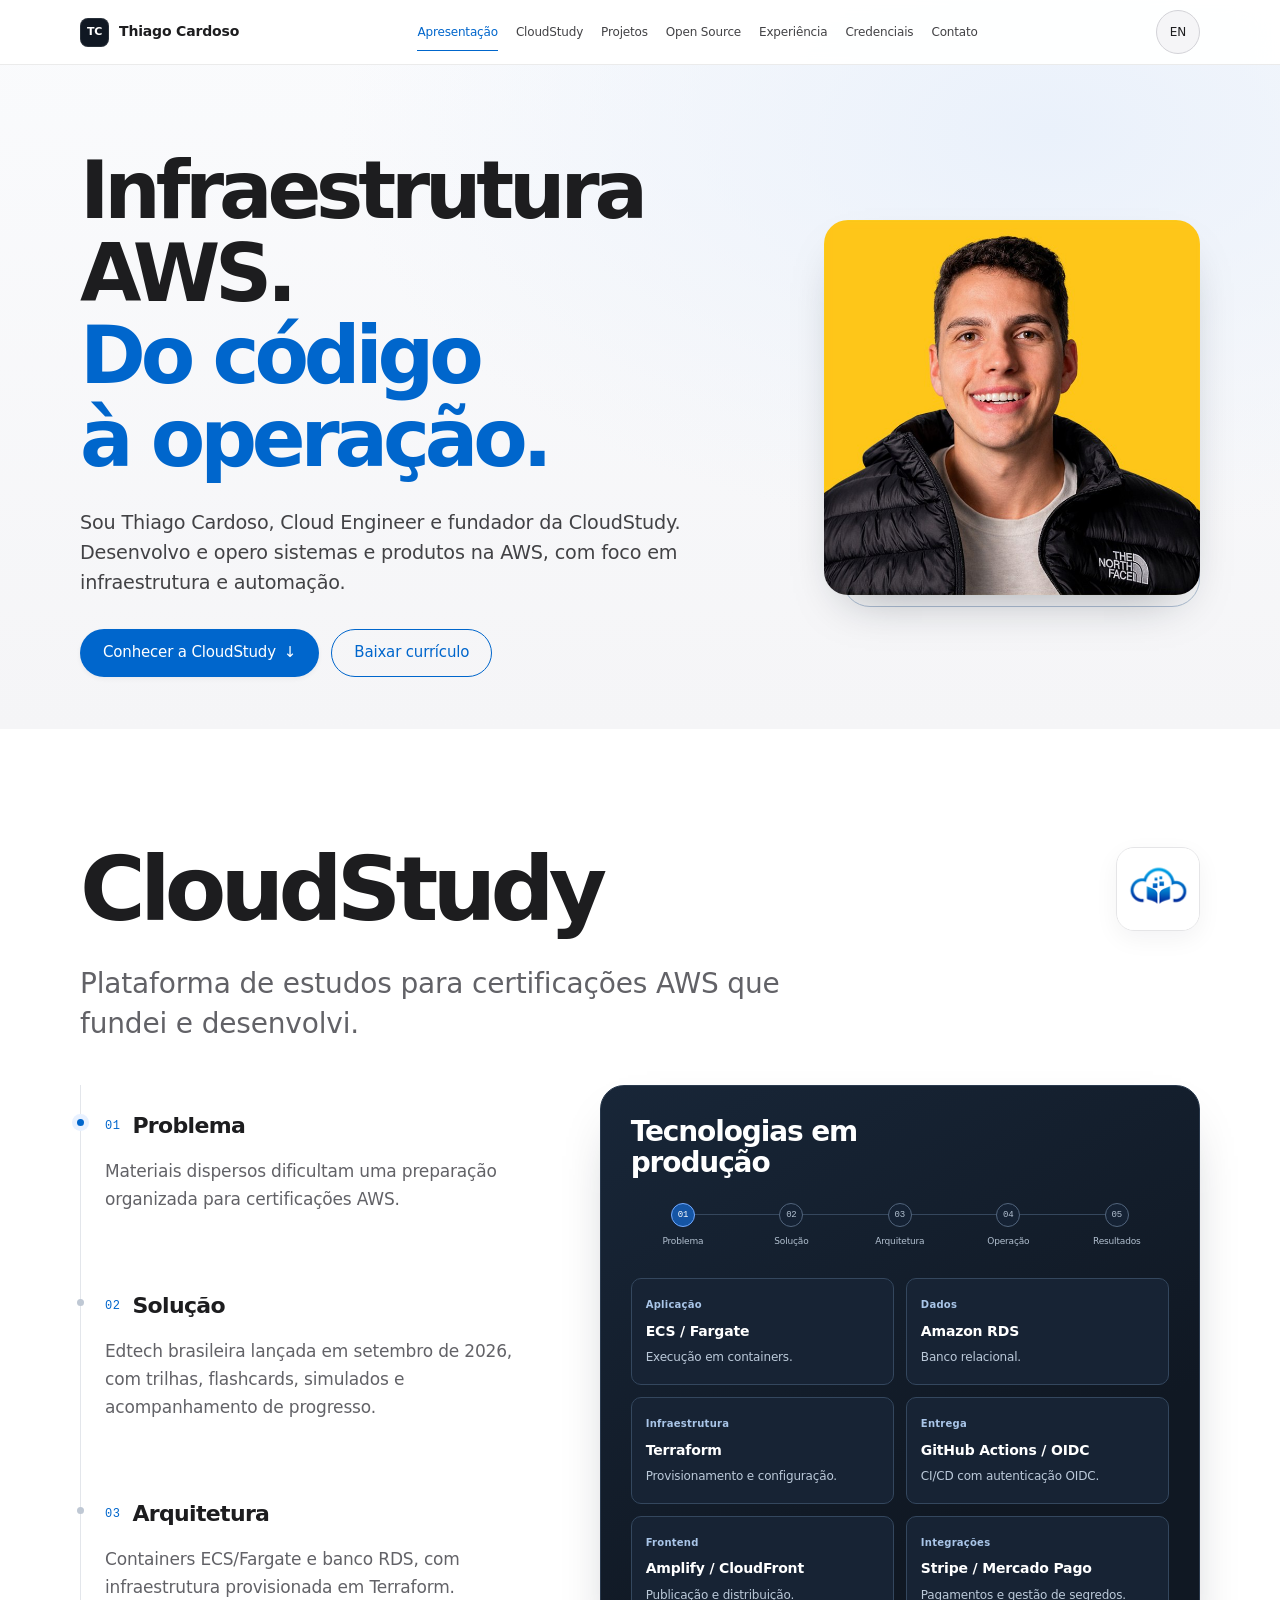
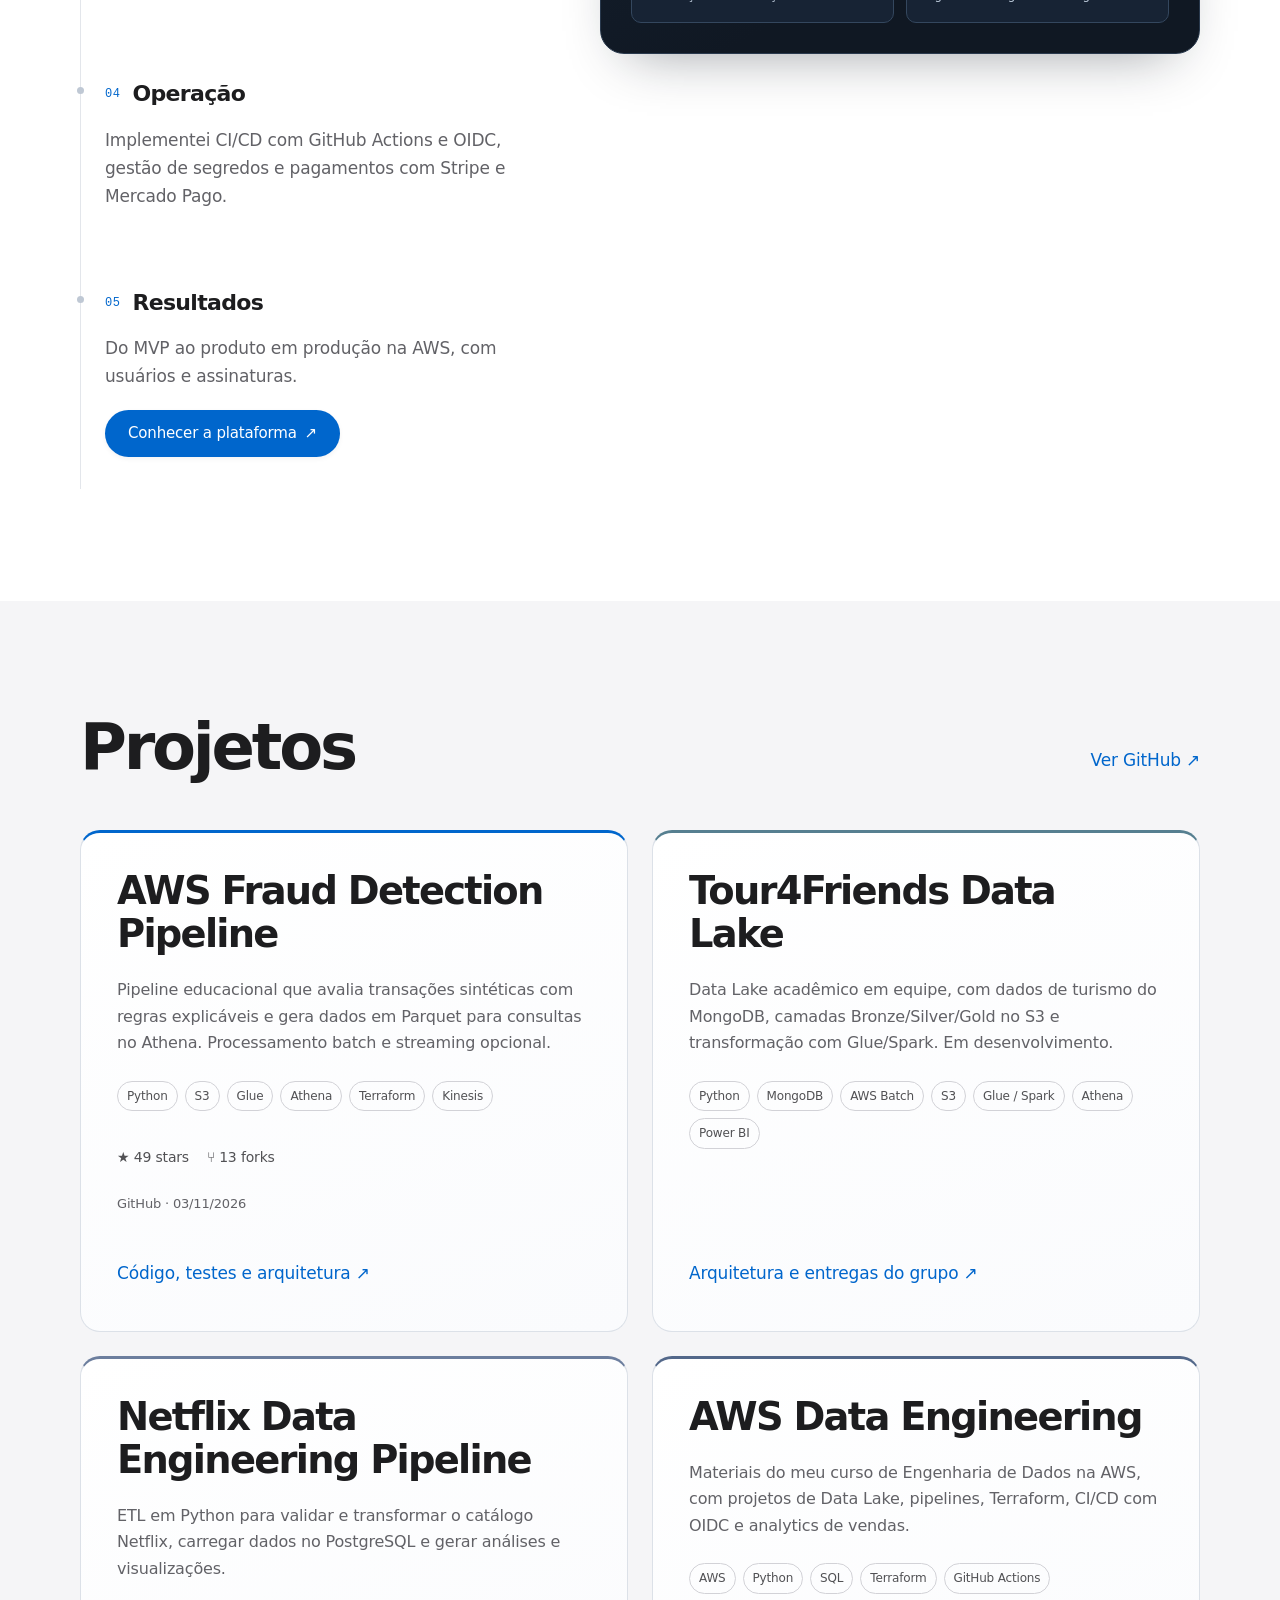
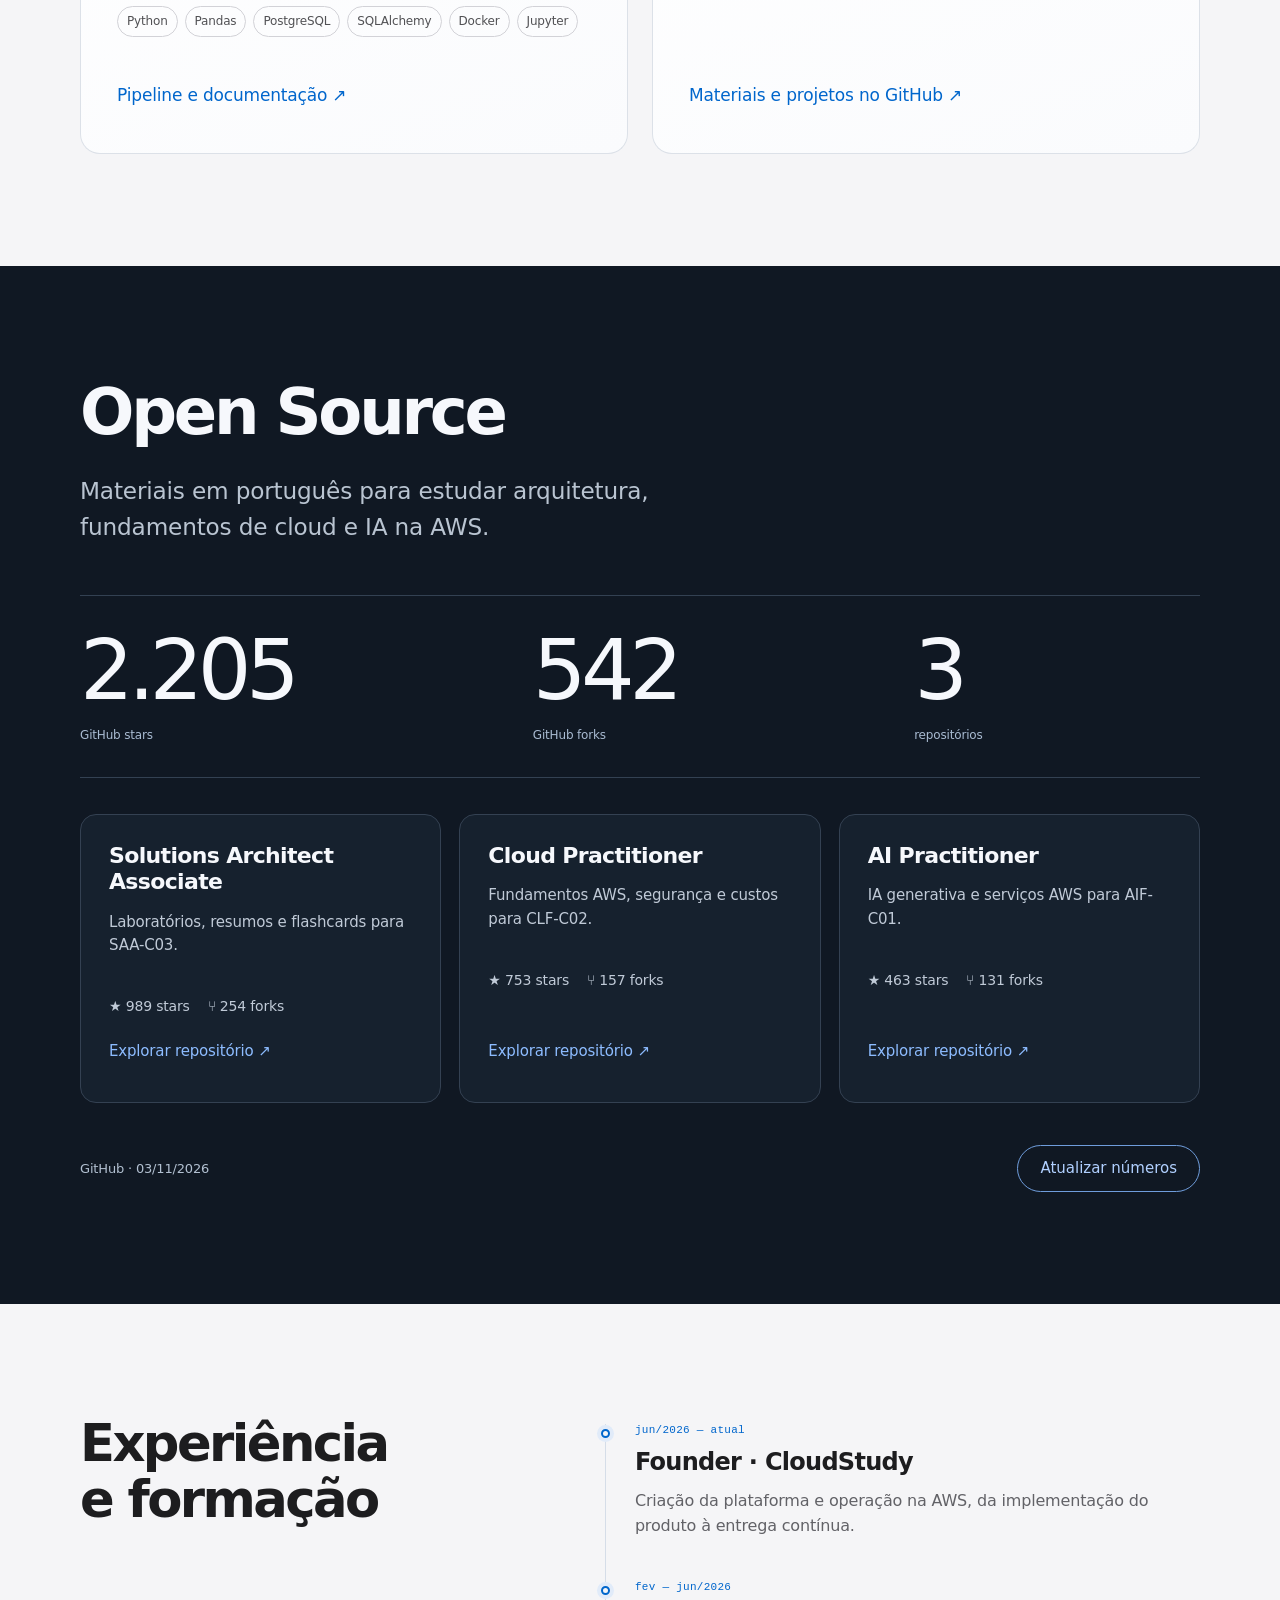
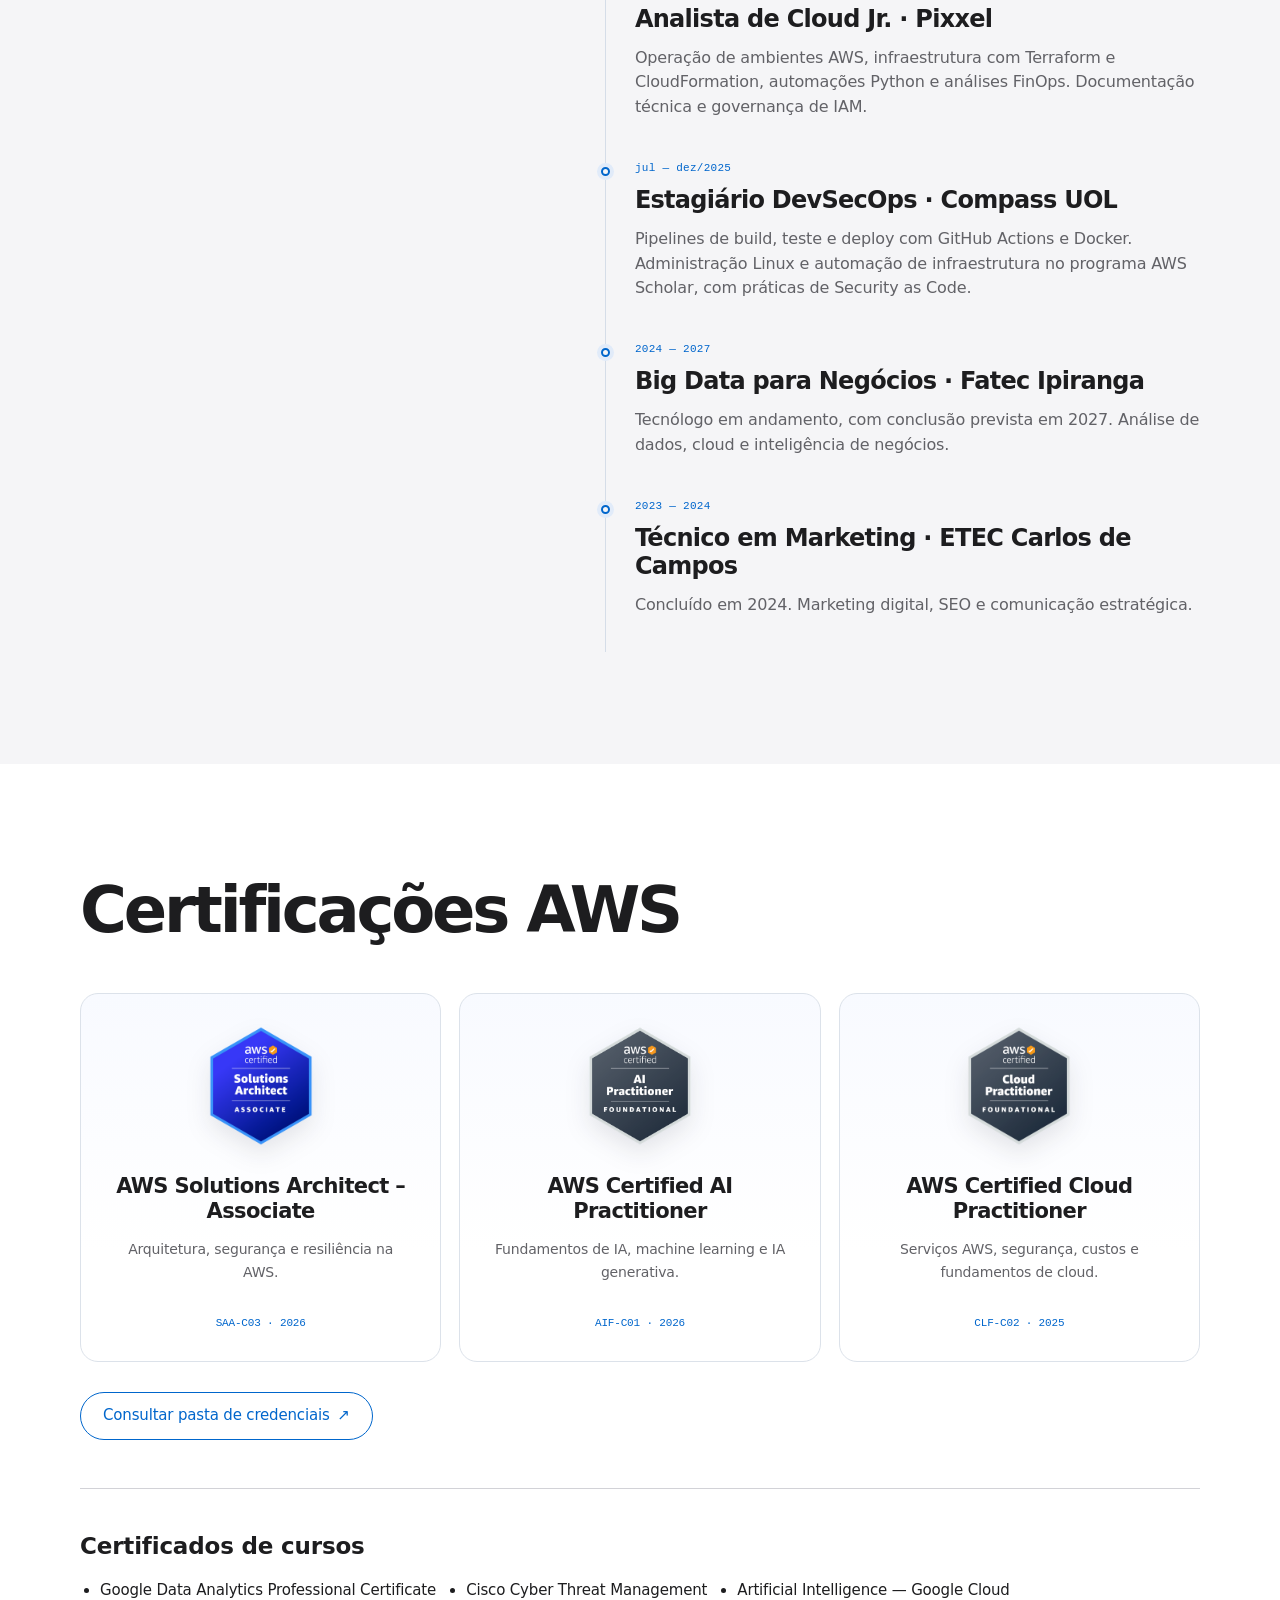
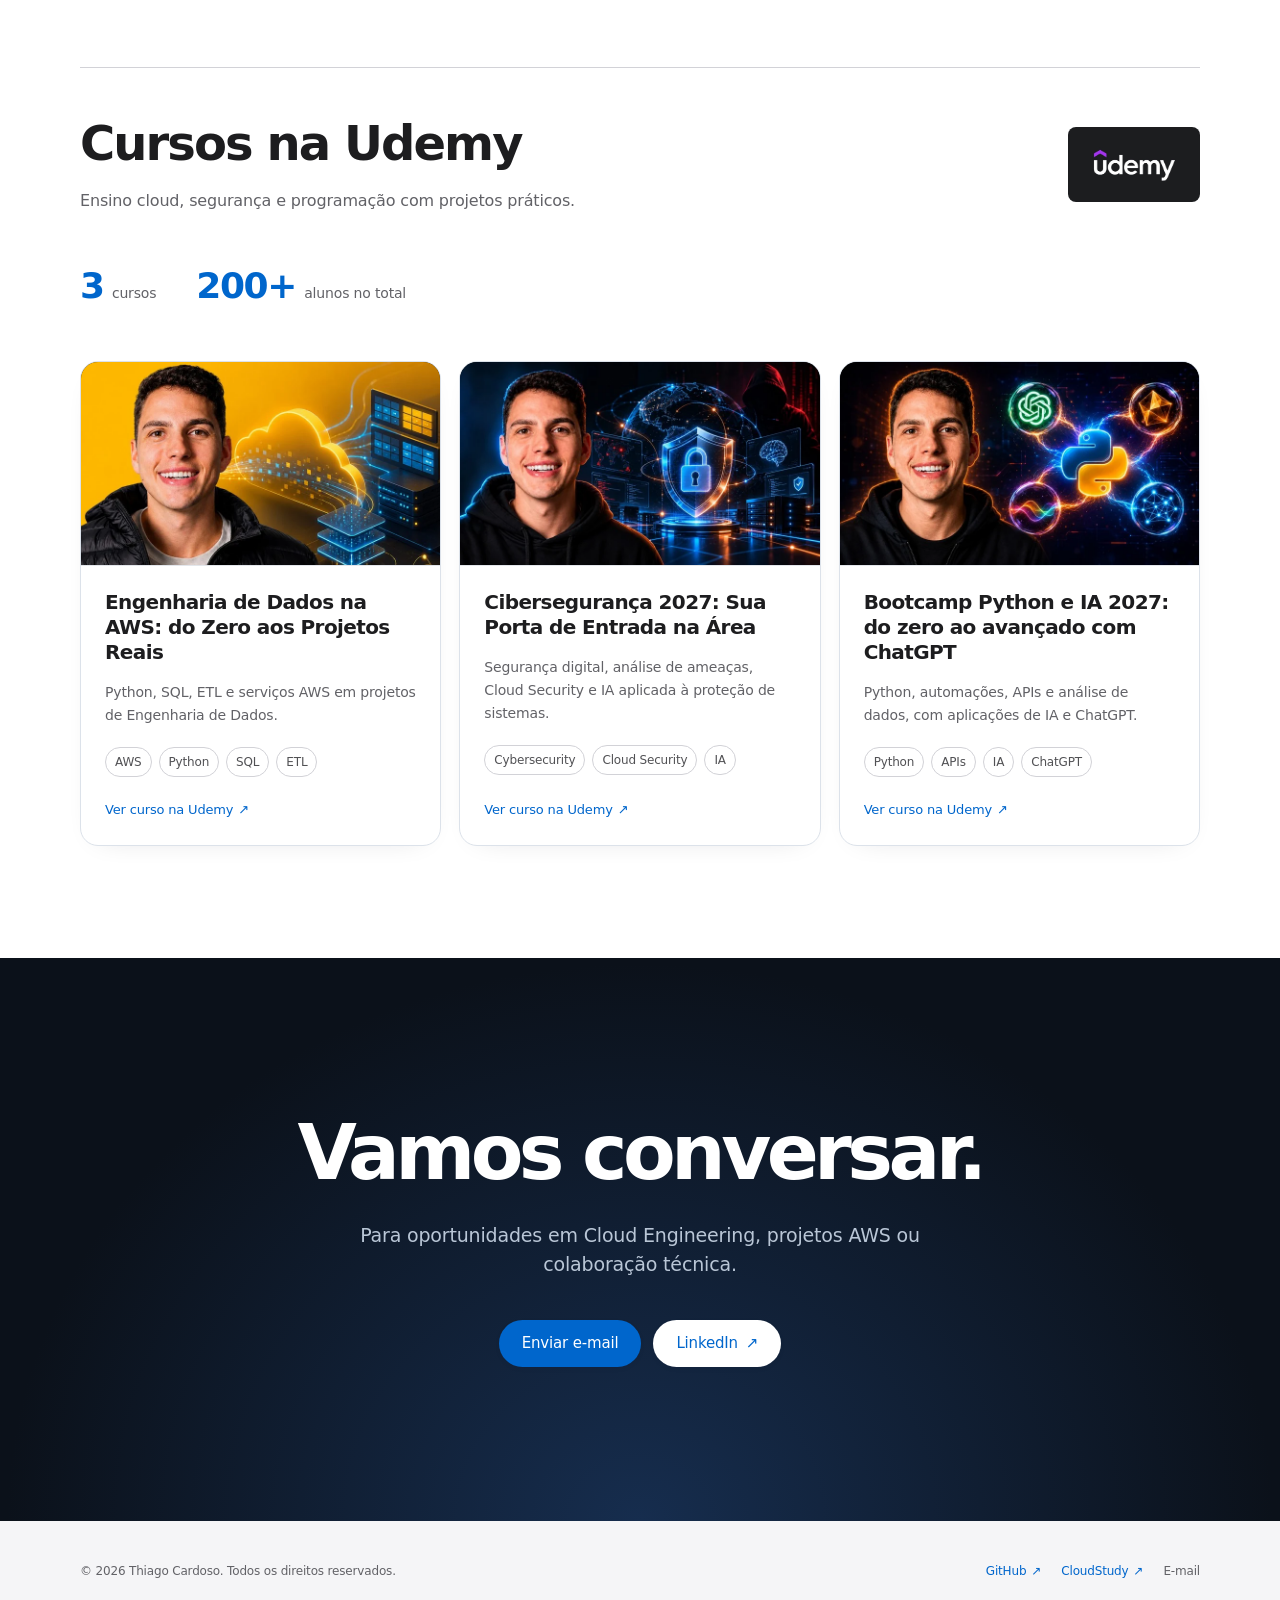
<file: index.html>
<!doctype html>
<html lang="pt-BR">
<head>
    <meta charset="utf-8">
    <meta name="viewport" content="width=device-width, initial-scale=1, viewport-fit=cover">
    <meta name="theme-color" content="#ffffff">
    <meta name="author" content="Thiago Cardoso">
    <title>Thiago Cardoso — Cloud Engineer | AWS e infraestrutura</title>
    <meta name="description" content="Cloud Engineer com foco em AWS, arquitetura, infraestrutura e automação. Fundador da CloudStudy, com experiência em Cloud e DevSecOps, projetos de dados e open source.">
    <link rel="canonical" href="https://thiago-code-lab.github.io/">
    <link rel="alternate" hreflang="pt-BR" href="https://thiago-code-lab.github.io/?lang=pt">
    <link rel="alternate" hreflang="en" href="https://thiago-code-lab.github.io/?lang=en">
    <link rel="alternate" hreflang="x-default" href="https://thiago-code-lab.github.io/">
    <meta property="og:type" content="website">
    <meta property="og:url" content="https://thiago-code-lab.github.io/">
    <meta property="og:title" content="Thiago Cardoso — Cloud Engineer">
    <meta property="og:description" content="AWS, infraestrutura e automação: do código à operação de um produto.">
    <meta property="og:image" content="https://thiago-code-lab.github.io/thiago-720.jpg">
    <meta property="og:image:type" content="image/jpeg">
    <meta property="og:image:width" content="720">
    <meta property="og:image:height" content="720">
    <meta property="og:image:alt" content="Retrato profissional de Thiago Cardoso">
    <meta property="og:locale" content="pt_BR">
    <meta property="og:locale:alternate" content="en_US">
    <meta name="twitter:card" content="summary">
    <meta name="twitter:title" content="Thiago Cardoso — Cloud Engineer">
    <meta name="twitter:description" content="AWS, infraestrutura e automação: do código à operação de um produto.">
    <meta name="twitter:image" content="https://thiago-code-lab.github.io/thiago-720.jpg">
    <meta name="twitter:image:alt" content="Retrato profissional de Thiago Cardoso">
    <link rel="icon" href="favicon.svg" type="image/svg+xml">
    <link rel="stylesheet" href="styles.css">
    <link rel="stylesheet" href="v3.css">
    <script type="module" src="app.js"></script>
</head>
<body>
<a class="skip-link" href="#conteudo" data-pt="Pular para o conteúdo" data-en="Skip to content">Pular para o conteúdo</a>
<header class="site-header">
    <div class="reading-progress" aria-hidden="true"></div>
    <div class="container"><nav class="nav" aria-label="Navegação principal" data-aria-pt="Navegação principal" data-aria-en="Main navigation">
        <a class="brand" href="#inicio"><span class="brand-mark" aria-hidden="true">TC</span><span>Thiago Cardoso</span></a>
        <button class="menu-toggle" type="button" aria-expanded="false" aria-controls="nav-links" aria-label="Abrir menu" hidden><span></span><span></span></button>
        <ul class="nav-links" id="nav-links">
            <li><a href="#inicio" data-pt="Apresentação" data-en="About">Apresentação</a></li>
<li><a href="#cloudstudy" data-pt="CloudStudy" data-en="CloudStudy">CloudStudy</a></li>
<li><a href="#projetos" data-pt="Projetos" data-en="Projects">Projetos</a></li>
<li><a href="#opensource" data-pt="Open Source" data-en="Open Source">Open Source</a></li>
<li><a href="#trajetoria" data-pt="Experiência" data-en="Experience">Experiência</a></li>
<li><a href="#credenciais" data-pt="Credenciais" data-en="Credentials">Credenciais</a></li>
<li><a href="#contato" data-pt="Contato" data-en="Contact">Contato</a></li>
        </ul>
        <button class="lang-toggle" type="button" aria-label="Change language to English" hidden>EN</button>
    </nav></div>
</header>
<main id="conteudo" tabindex="-1">
<section class="hero" id="inicio" aria-labelledby="hero-title">
    <div class="container hero-grid">
        <div class="reveal">

            <h1 id="hero-title"><span  data-pt="Infraestrutura AWS." data-en="AWS infrastructure.">Infraestrutura AWS.</span> <span class="accent" data-pt="Do código à operação." data-en="From code to operations.">Do código à operação.</span></h1>
            <p class="hero-copy" data-pt="Sou Thiago Cardoso, Cloud Engineer e fundador da CloudStudy. Desenvolvo e opero sistemas e produtos na AWS, com foco em infraestrutura e automação." data-en="I’m Thiago Cardoso, a Cloud Engineer and founder of CloudStudy. I build and operate AWS systems and products, focusing on infrastructure and automation.">Sou Thiago Cardoso, Cloud Engineer e fundador da CloudStudy. Desenvolvo e opero sistemas e produtos na AWS, com foco em infraestrutura e automação.</p>
            <div class="hero-actions"><a class="btn" href="#cloudstudy"><span  data-pt="Conhecer a CloudStudy" data-en="Explore CloudStudy">Conhecer a CloudStudy</span> <span aria-hidden="true">↓</span></a><a class="btn btn-secondary" href="cv-thiago-cardoso.pdf" download="Thiago_Cardoso_CV_2026.pdf"><span  data-pt="Baixar currículo" data-en="Download résumé">Baixar currículo</span></a></div>

        </div>
        <figure class="portrait-wrap reveal"><img class="portrait" src="thiago-720.jpg" alt="Retrato profissional de Thiago Cardoso" data-alt-pt="Retrato profissional de Thiago Cardoso" data-alt-en="Professional portrait of Thiago Cardoso" width="720" height="720" fetchpriority="high"></figure>
    </div>
</section>
<section class="cloud-case" id="cloudstudy" aria-labelledby="cloudstudy-title">
    <div class="container">
        <div class="case-heading reveal"><div><h2 class="section-heading" id="cloudstudy-title">CloudStudy</h2></div><img class="case-logo" src="cloudstudy-84.png" alt="CloudStudy" width="84" height="84" loading="lazy"></div>
        <p class="section-intro reveal" data-pt="Plataforma de estudos para certificações AWS que fundei e desenvolvi." data-en="An AWS certification study platform I founded and developed.">Plataforma de estudos para certificações AWS que fundei e desenvolvi.</p>
        <div class="case-grid story-layout">
            <div class="story-steps">
                <article class="story-step" data-story-step="problem" aria-labelledby="stage-problem">
                    <p class="story-stage"><span aria-hidden="true">01</span> <span id="stage-problem" data-pt="Problema" data-en="Problem">Problema</span></p>
                    <p class="story-copy" data-pt="Materiais dispersos dificultam uma preparação organizada para certificações AWS." data-en="Scattered materials make it harder to prepare for AWS certifications.">Materiais dispersos dificultam uma preparação organizada para certificações AWS.</p>

                </article>
                <article class="story-step" data-story-step="solution" aria-labelledby="stage-solution">
                    <p class="story-stage"><span aria-hidden="true">02</span> <span id="stage-solution" data-pt="Solução" data-en="Solution">Solução</span></p>
                    <p class="story-copy" data-pt="Edtech brasileira lançada em setembro de 2026, com trilhas, flashcards, simulados e acompanhamento de progresso." data-en="A Brazilian edtech launched in September 2026, with learning paths, flashcards, practice exams, and progress tracking.">Edtech brasileira lançada em setembro de 2026, com trilhas, flashcards, simulados e acompanhamento de progresso.</p>

                </article>
                <article class="story-step" data-story-step="architecture" aria-labelledby="stage-architecture">
                    <p class="story-stage"><span aria-hidden="true">03</span> <span id="stage-architecture" data-pt="Arquitetura" data-en="Architecture">Arquitetura</span></p>
                    <p class="story-copy" data-pt="Containers ECS/Fargate e banco RDS, com infraestrutura provisionada em Terraform." data-en="ECS/Fargate containers and an RDS database, with infrastructure provisioned through Terraform.">Containers ECS/Fargate e banco RDS, com infraestrutura provisionada em Terraform.</p>

                </article>
                <article class="story-step" data-story-step="operations" aria-labelledby="stage-operations">
                    <p class="story-stage"><span aria-hidden="true">04</span> <span id="stage-operations" data-pt="Operação" data-en="Operations">Operação</span></p>
                    <p class="story-copy" data-pt="Implementei CI/CD com GitHub Actions e OIDC, gestão de segredos e pagamentos com Stripe e Mercado Pago." data-en="I implemented CI/CD with GitHub Actions and OIDC, secrets management, and payments through Stripe and Mercado Pago.">Implementei CI/CD com GitHub Actions e OIDC, gestão de segredos e pagamentos com Stripe e Mercado Pago.</p>

                </article>
                <article class="story-step" data-story-step="results" aria-labelledby="stage-results">
                    <p class="story-stage"><span aria-hidden="true">05</span> <span id="stage-results" data-pt="Resultados" data-en="Results">Resultados</span></p>
                    <p class="story-copy" data-pt="Do MVP ao produto em produção na AWS, com usuários e assinaturas." data-en="From MVP to a live AWS product with users and subscriptions.">Do MVP ao produto em produção na AWS, com usuários e assinaturas.</p>
                    <a class="btn" href="https://cloudstudy.com.br" target="_blank" rel="noopener noreferrer"><span  data-pt="Conhecer a plataforma" data-en="Explore the platform">Conhecer a plataforma</span> <span aria-hidden="true">↗</span></a>
                </article>
            </div>
            <aside class="architecture-panel" aria-labelledby="architecture-title">
                <h3 id="architecture-title" data-pt="Tecnologias em produção" data-en="Production stack">Tecnologias em produção</h3>
                <ol class="story-rail" aria-label="Etapas do case" data-aria-pt="Etapas do case" data-aria-en="Case stages"><li data-story-marker="problem"><span class="rail-dot" aria-hidden="true">01</span><span data-pt="Problema" data-en="Problem">Problema</span></li><li data-story-marker="solution"><span class="rail-dot" aria-hidden="true">02</span><span data-pt="Solução" data-en="Solution">Solução</span></li><li data-story-marker="architecture"><span class="rail-dot" aria-hidden="true">03</span><span data-pt="Arquitetura" data-en="Architecture">Arquitetura</span></li><li data-story-marker="operations"><span class="rail-dot" aria-hidden="true">04</span><span data-pt="Operação" data-en="Operations">Operação</span></li><li data-story-marker="results"><span class="rail-dot" aria-hidden="true">05</span><span data-pt="Resultados" data-en="Results">Resultados</span></li></ol>
                <dl class="architecture-list component-map"><div class="infra-node" data-component="compute"><dt id="component-compute" data-pt="Aplicação" data-en="Application">Aplicação</dt><dd class="infra-service" id="service-compute">ECS / Fargate<button class="node-control" type="button" hidden aria-pressed="false" aria-labelledby="component-compute service-compute" data-component-toggle="compute"></button></dd><dd data-pt="Execução em containers." data-en="Container workloads.">Execução em containers.</dd></div>
<div class="infra-node" data-component="data"><dt id="component-data" data-pt="Dados" data-en="Data">Dados</dt><dd class="infra-service" id="service-data">Amazon RDS<button class="node-control" type="button" hidden aria-pressed="false" aria-labelledby="component-data service-data" data-component-toggle="data"></button></dd><dd data-pt="Banco relacional." data-en="Relational database.">Banco relacional.</dd></div>
<div class="infra-node" data-component="infrastructure"><dt id="component-infrastructure" data-pt="Infraestrutura" data-en="Infrastructure">Infraestrutura</dt><dd class="infra-service" id="service-infrastructure">Terraform<button class="node-control" type="button" hidden aria-pressed="false" aria-labelledby="component-infrastructure service-infrastructure" data-component-toggle="infrastructure"></button></dd><dd data-pt="Provisionamento e configuração." data-en="Provisioning and configuration.">Provisionamento e configuração.</dd></div>
<div class="infra-node" data-component="delivery"><dt id="component-delivery" data-pt="Entrega" data-en="Delivery">Entrega</dt><dd class="infra-service" id="service-delivery">GitHub Actions / OIDC<button class="node-control" type="button" hidden aria-pressed="false" aria-labelledby="component-delivery service-delivery" data-component-toggle="delivery"></button></dd><dd data-pt="CI/CD com autenticação OIDC." data-en="CI/CD with OIDC authentication.">CI/CD com autenticação OIDC.</dd></div>
<div class="infra-node" data-component="frontend"><dt id="component-frontend" data-pt="Frontend" data-en="Frontend">Frontend</dt><dd class="infra-service" id="service-frontend">Amplify / CloudFront<button class="node-control" type="button" hidden aria-pressed="false" aria-labelledby="component-frontend service-frontend" data-component-toggle="frontend"></button></dd><dd data-pt="Publicação e distribuição." data-en="Publishing and delivery.">Publicação e distribuição.</dd></div>
<div class="infra-node" data-component="integrations"><dt id="component-integrations" data-pt="Integrações" data-en="Integrations">Integrações</dt><dd class="infra-service" id="service-integrations">Stripe / Mercado Pago<button class="node-control" type="button" hidden aria-pressed="false" aria-labelledby="component-integrations service-integrations" data-component-toggle="integrations"></button></dd><dd data-pt="Pagamentos e gestão de segredos." data-en="Payments and secrets management.">Pagamentos e gestão de segredos.</dd></div></dl>
            </aside>
        </div>
    </div>
</section>
<section class="projects" id="projetos" aria-labelledby="projects-title">
<div class="container"><div class="projects-head reveal"><div><h2 class="section-heading" id="projects-title" data-pt="Projetos" data-en="Projects">Projetos</h2></div><a class="text-link" href="https://github.com/Thiago-code-lab" target="_blank" rel="noopener noreferrer"><span  data-pt="Ver GitHub" data-en="View GitHub">Ver GitHub</span> <span aria-hidden="true">↗</span></a></div>
<div class="project-grid">
<article class="project-card reveal project-1">
<h3>AWS Fraud Detection Pipeline</h3>
<p class="project-description" data-pt="Pipeline educacional que avalia transações sintéticas com regras explicáveis e gera dados em Parquet para consultas no Athena. Processamento batch e streaming opcional." data-en="An educational pipeline that evaluates synthetic transactions with explainable rules and produces Parquet data for Athena queries. Batch processing and optional streaming.">Pipeline educacional que avalia transações sintéticas com regras explicáveis e gera dados em Parquet para consultas no Athena. Processamento batch e streaming opcional.</p>
<ul class="tags" aria-label="Tecnologias" data-aria-pt="Tecnologias" data-aria-en="Technologies"><li class="tag">Python</li><li class="tag">S3</li><li class="tag">Glue</li><li class="tag">Athena</li><li class="tag">Terraform</li><li class="tag">Kinesis</li></ul><p class="repo-stats"><span>★ <span data-metric="fraud-stars">49</span> stars</span><span>⑂ <span data-metric="fraud-forks">13</span> forks</span></p><p class="project-note" data-fraud-reference>GitHub · 03/11/2026</p><div class="project-evidence"><a class="text-link" href="https://github.com/Thiago-code-lab/aws-streaming-fraud-detection" target="_blank" rel="noopener noreferrer"><span  data-pt="Código, testes e arquitetura" data-en="Code, tests, and architecture">Código, testes e arquitetura</span> <span aria-hidden="true">↗</span></a></div></article>
<article class="project-card reveal project-2">
<h3>Tour4Friends Data Lake</h3>
<p class="project-description" data-pt="Data Lake acadêmico em equipe, com dados de turismo do MongoDB, camadas Bronze/Silver/Gold no S3 e transformação com Glue/Spark. Em desenvolvimento." data-en="An academic team project with tourism data from MongoDB, Bronze/Silver/Gold layers in S3, and Glue/Spark transformations. In development.">Data Lake acadêmico em equipe, com dados de turismo do MongoDB, camadas Bronze/Silver/Gold no S3 e transformação com Glue/Spark. Em desenvolvimento.</p>
<ul class="tags" aria-label="Tecnologias" data-aria-pt="Tecnologias" data-aria-en="Technologies"><li class="tag">Python</li><li class="tag">MongoDB</li><li class="tag">AWS Batch</li><li class="tag">S3</li><li class="tag">Glue / Spark</li><li class="tag">Athena</li><li class="tag">Power BI</li></ul><div class="project-evidence"><a class="text-link" href="https://github.com/Thiago-code-lab/tour4friends-datalake" target="_blank" rel="noopener noreferrer"><span  data-pt="Arquitetura e entregas do grupo" data-en="Team architecture and deliverables">Arquitetura e entregas do grupo</span> <span aria-hidden="true">↗</span></a></div></article>
<article class="project-card reveal project-3">
<h3>Netflix Data Engineering Pipeline</h3>
<p class="project-description" data-pt="ETL em Python para validar e transformar o catálogo Netflix, carregar dados no PostgreSQL e gerar análises e visualizações." data-en="A Python ETL that validates and transforms the Netflix catalog, loads it into PostgreSQL, and produces analyses and visualizations.">ETL em Python para validar e transformar o catálogo Netflix, carregar dados no PostgreSQL e gerar análises e visualizações.</p>
<ul class="tags" aria-label="Tecnologias" data-aria-pt="Tecnologias" data-aria-en="Technologies"><li class="tag">Python</li><li class="tag">Pandas</li><li class="tag">PostgreSQL</li><li class="tag">SQLAlchemy</li><li class="tag">Docker</li><li class="tag">Jupyter</li></ul><div class="project-evidence"><a class="text-link" href="https://github.com/Thiago-code-lab/data-engineering-netflix" target="_blank" rel="noopener noreferrer"><span  data-pt="Pipeline e documentação" data-en="Pipeline and documentation">Pipeline e documentação</span> <span aria-hidden="true">↗</span></a></div></article>
<article class="project-card reveal project-4">
<h3>AWS Data Engineering</h3>
<p class="project-description" data-pt="Materiais do meu curso de Engenharia de Dados na AWS, com projetos de Data Lake, pipelines, Terraform, CI/CD com OIDC e analytics de vendas." data-en="Materials for my AWS Data Engineering course, including Data Lake projects, pipelines, Terraform, CI/CD with OIDC, and sales analytics.">Materiais do meu curso de Engenharia de Dados na AWS, com projetos de Data Lake, pipelines, Terraform, CI/CD com OIDC e analytics de vendas.</p>
<ul class="tags" aria-label="Tecnologias" data-aria-pt="Tecnologias" data-aria-en="Technologies"><li class="tag">AWS</li><li class="tag">Python</li><li class="tag">SQL</li><li class="tag">Terraform</li><li class="tag">GitHub Actions</li></ul><div class="project-evidence"><a class="text-link" href="https://github.com/Thiago-code-lab/aws-data-engineering-course" target="_blank" rel="noopener noreferrer"><span  data-pt="Materiais e projetos no GitHub" data-en="Materials and projects on GitHub">Materiais e projetos no GitHub</span> <span aria-hidden="true">↗</span></a></div></article>
</div></div></section>
<section class="open-source" id="opensource" aria-labelledby="opensource-title"><div class="container">

<h2 class="section-heading reveal" id="opensource-title" data-pt="Open Source" data-en="Open Source">Open Source</h2>
<p class="section-intro reveal" data-pt="Materiais em português para estudar arquitetura, fundamentos de cloud e IA na AWS." data-en="Portuguese-language resources for AWS architecture, cloud fundamentals, and AI.">Materiais em português para estudar arquitetura, fundamentos de cloud e IA na AWS.</p>
<div class="oss-summary reveal"><div class="oss-total"><span class="metric-shell"><strong data-metric="total-stars">2.205</strong><span class="counter-visual" aria-hidden="true" hidden></span></span><span class="metric-label">GitHub stars</span></div><div class="oss-total"><span class="metric-shell"><strong data-metric="total-forks">542</strong><span class="counter-visual" aria-hidden="true" hidden></span></span><span class="metric-label">GitHub forks</span></div><div class="oss-total oss-repositories"><strong>3</strong><span class="metric-label" data-pt="repositórios" data-en="repositories">repositórios</span></div></div>
<div class="oss-grid"><article class="oss-card reveal"><h3>Solutions Architect Associate</h3><p  data-pt="Laboratórios, resumos e flashcards para SAA-C03." data-en="Labs, summaries, and flashcards for SAA-C03.">Laboratórios, resumos e flashcards para SAA-C03.</p><p class="repo-stats"><span>★ <span data-metric="saa-stars">989</span> stars</span><span>⑂ <span data-metric="saa-forks">254</span> forks</span></p><a class="text-link" href="https://github.com/Thiago-code-lab/aws-certified-solutions-architect-associate-brasil" target="_blank" rel="noopener noreferrer"><span  data-pt="Explorar repositório" data-en="Explore repository">Explorar repositório</span> <span aria-hidden="true">↗</span></a></article><article class="oss-card reveal"><h3>Cloud Practitioner</h3><p  data-pt="Fundamentos AWS, segurança e custos para CLF-C02." data-en="AWS fundamentals, security, and costs for CLF-C02.">Fundamentos AWS, segurança e custos para CLF-C02.</p><p class="repo-stats"><span>★ <span data-metric="clf-stars">753</span> stars</span><span>⑂ <span data-metric="clf-forks">157</span> forks</span></p><a class="text-link" href="https://github.com/Thiago-code-lab/aws-certified-cloud-practitioner-brasil" target="_blank" rel="noopener noreferrer"><span  data-pt="Explorar repositório" data-en="Explore repository">Explorar repositório</span> <span aria-hidden="true">↗</span></a></article><article class="oss-card reveal"><h3>AI Practitioner</h3><p  data-pt="IA generativa e serviços AWS para AIF-C01." data-en="Generative AI and AWS services for AIF-C01.">IA generativa e serviços AWS para AIF-C01.</p><p class="repo-stats"><span>★ <span data-metric="aif-stars">463</span> stars</span><span>⑂ <span data-metric="aif-forks">131</span> forks</span></p><a class="text-link" href="https://github.com/Thiago-code-lab/aws-certified-ai-practitioner-brasil" target="_blank" rel="noopener noreferrer"><span  data-pt="Explorar repositório" data-en="Explore repository">Explorar repositório</span> <span aria-hidden="true">↗</span></a></article></div>
<div class="metrics-toolbar"><p id="metrics-status" role="status" aria-live="polite" data-metrics-reference>GitHub · 03/11/2026</p><button class="btn btn-secondary" type="button" id="refresh-metrics" hidden><span  data-pt="Atualizar números" data-en="Refresh numbers">Atualizar números</span></button></div>

</div></section>
<section class="journey" id="trajetoria" aria-labelledby="journey-title"><div class="container journey-grid">
<div class="journey-copy reveal"><h2 class="section-heading" id="journey-title" data-pt="Experiência e formação" data-en="Experience and education">Experiência e formação</h2></div>
<div class="timeline reveal">
<article class="timeline-item"><p class="timeline-date"><span  data-pt="jun/2026 — atual" data-en="Jun 2026 — present">jun/2026 — atual</span></p><div><h3  data-pt="Founder · CloudStudy" data-en="Founder · CloudStudy">Founder · CloudStudy</h3><p  data-pt="Criação da plataforma e operação na AWS, da implementação do produto à entrega contínua." data-en="Building the platform and running it on AWS, from product implementation to continuous delivery.">Criação da plataforma e operação na AWS, da implementação do produto à entrega contínua.</p></div></article>
<article class="timeline-item"><p class="timeline-date"><span  data-pt="fev — jun/2026" data-en="Feb — Jun 2026">fev — jun/2026</span></p><div><h3  data-pt="Analista de Cloud Jr. · Pixxel" data-en="Jr. Cloud Analyst · Pixxel">Analista de Cloud Jr. · Pixxel</h3><p  data-pt="Operação de ambientes AWS, infraestrutura com Terraform e CloudFormation, automações Python e análises FinOps. Documentação técnica e governança de IAM." data-en="AWS operations, infrastructure with Terraform and CloudFormation, Python automation, and FinOps analysis. Technical documentation and IAM governance.">Operação de ambientes AWS, infraestrutura com Terraform e CloudFormation, automações Python e análises FinOps. Documentação técnica e governança de IAM.</p></div></article>
<article class="timeline-item"><p class="timeline-date"><span  data-pt="jul — dez/2025" data-en="Jul — Dec 2025">jul — dez/2025</span></p><div><h3  data-pt="Estagiário DevSecOps · Compass UOL" data-en="DevSecOps Intern · Compass UOL">Estagiário DevSecOps · Compass UOL</h3><p  data-pt="Pipelines de build, teste e deploy com GitHub Actions e Docker. Administração Linux e automação de infraestrutura no programa AWS Scholar, com práticas de Security as Code." data-en="Build, test, and deployment pipelines with GitHub Actions and Docker. Linux administration and infrastructure automation in the AWS Scholar program, with Security as Code practices.">Pipelines de build, teste e deploy com GitHub Actions e Docker. Administração Linux e automação de infraestrutura no programa AWS Scholar, com práticas de Security as Code.</p></div></article>
<article class="timeline-item"><p class="timeline-date"><span  data-pt="2024 — 2027" data-en="2024 — 2027">2024 — 2027</span></p><div><h3  data-pt="Big Data para Negócios · Fatec Ipiranga" data-en="Big Data for Business · Fatec Ipiranga">Big Data para Negócios · Fatec Ipiranga</h3><p  data-pt="Tecnólogo em andamento, com conclusão prevista em 2027. Análise de dados, cloud e inteligência de negócios." data-en="Technology degree in progress, expected completion in 2027. Data analytics, cloud, and business intelligence.">Tecnólogo em andamento, com conclusão prevista em 2027. Análise de dados, cloud e inteligência de negócios.</p></div></article>
<article class="timeline-item"><p class="timeline-date"><span  data-pt="2023 — 2024" data-en="2023 — 2024">2023 — 2024</span></p><div><h3  data-pt="Técnico em Marketing · ETEC Carlos de Campos" data-en="Marketing Technician · ETEC Carlos de Campos">Técnico em Marketing · ETEC Carlos de Campos</h3><p  data-pt="Concluído em 2024. Marketing digital, SEO e comunicação estratégica." data-en="Completed in 2024. Digital marketing, SEO, and strategic communication.">Concluído em 2024. Marketing digital, SEO e comunicação estratégica.</p></div></article>
</div></div></section>
<section class="credentials" id="credenciais" aria-labelledby="credentials-title"><div class="container">

<h2 class="section-heading reveal" id="credentials-title" data-pt="Certificações AWS" data-en="AWS certifications">Certificações AWS</h2>
<div class="credential-grid">
<article class="credential-card reveal"><img src="Solution%20Architect.png" alt="AWS Solutions Architect – Associate" width="112" height="112" loading="lazy"><h3>AWS Solutions Architect – Associate</h3><p  data-pt="Arquitetura, segurança e resiliência na AWS." data-en="AWS architecture, security, and resilience.">Arquitetura, segurança e resiliência na AWS.</p><span class="credential-year">SAA-C03 · 2026</span></article>
<article class="credential-card reveal"><img src="IaPractitioner.png" alt="AWS Certified AI Practitioner" width="112" height="112" loading="lazy"><h3>AWS Certified AI Practitioner</h3><p  data-pt="Fundamentos de IA, machine learning e IA generativa." data-en="AI fundamentals, machine learning, and generative AI.">Fundamentos de IA, machine learning e IA generativa.</p><span class="credential-year">AIF-C01 · 2026</span></article>
<article class="credential-card reveal"><img src="CloudPractitioner.png" alt="AWS Certified Cloud Practitioner" width="112" height="112" loading="lazy"><h3>AWS Certified Cloud Practitioner</h3><p  data-pt="Serviços AWS, segurança, custos e fundamentos de cloud." data-en="AWS services, security, costs, and cloud fundamentals.">Serviços AWS, segurança, custos e fundamentos de cloud.</p><span class="credential-year">CLF-C02 · 2025</span></article>
</div><div class="credentials-actions"><a class="btn btn-secondary" href="https://drive.google.com/drive/folders/1golySmWUI-0wjs3a5n0YqXnJ0bXzcupc?usp=sharing" target="_blank" rel="noopener noreferrer"><span  data-pt="Consultar pasta de credenciais" data-en="Browse credentials folder">Consultar pasta de credenciais</span> <span aria-hidden="true">↗</span></a></div>
<div class="education-block reveal"><h3  data-pt="Certificados de cursos" data-en="Course certificates">Certificados de cursos</h3><ul class="education-list"><li>Google Data Analytics Professional Certificate</li><li>Cisco Cyber Threat Management</li><li>Artificial Intelligence — Google Cloud</li></ul></div>
<aside class="course-showcase reveal" id="curso" aria-labelledby="course-title">
    <div class="course-showcase-header">
        <div>

            <h3 id="course-title" data-pt="Cursos na Udemy" data-en="Courses on Udemy">Cursos na Udemy</h3>
            <p class="course-showcase-intro" data-pt="Ensino cloud, segurança e programação com projetos práticos." data-en="I teach cloud, security, and programming through hands-on projects.">Ensino cloud, segurança e programação com projetos práticos.</p>
        </div>
        <img class="course-platform-logo" src="logo-udemy.jpg" alt="Udemy" width="132" height="74" loading="lazy">
    </div>
    <ul class="course-metrics" aria-label="Indicadores agregados na Udemy" data-aria-pt="Indicadores agregados na Udemy" data-aria-en="Aggregate Udemy metrics">
        <li><strong>3</strong> <span data-pt="cursos" data-en="courses">cursos</span></li>
        <li><strong>200+</strong> <span data-pt="alunos no total" data-en="students in total">alunos no total</span></li>
    </ul>

    <div class="course-grid">
        <article class="course-card">
            <div class="course-image"><img class="course-cover" src="assets/courses/capa-aws.webp" alt="" width="750" height="422" loading="lazy" decoding="async"></div>
            <div class="course-card-body">
                <h4 id="udemy-course-1" data-pt="Engenharia de Dados na AWS: do Zero aos Projetos Reais" data-en="AWS Data Engineering: from Zero to Real Projects">Engenharia de Dados na AWS: do Zero aos Projetos Reais</h4>
                <p data-pt="Python, SQL, ETL e serviços AWS em projetos de Engenharia de Dados." data-en="Python, SQL, ETL, and AWS services in Data Engineering projects.">Python, SQL, ETL e serviços AWS em projetos de Engenharia de Dados.</p>
                <ul class="tags" aria-label="Assuntos do curso" data-aria-pt="Assuntos do curso" data-aria-en="Course topics"><li class="tag">AWS</li><li class="tag">Python</li><li class="tag">SQL</li><li class="tag">ETL</li></ul>
                <a class="text-link course-access" href="https://www.udemy.com/course/engenharia-de-dados-na-aws-do-zero-aos-projetos-reais/?referralCode=E28670B9116BA68E08A9" target="_blank" rel="noopener noreferrer" aria-labelledby="udemy-access-1 udemy-course-1"><span id="udemy-access-1" data-pt="Ver curso na Udemy" data-en="View course on Udemy">Ver curso na Udemy</span> <span aria-hidden="true">↗</span></a>
            </div>
        </article>
        <article class="course-card">
            <div class="course-image"><img class="course-cover" src="assets/courses/capa-cyber.webp" alt="" width="750" height="422" loading="lazy" decoding="async"></div>
            <div class="course-card-body">
                <h4 id="udemy-course-2" data-pt="Cibersegurança 2027: Sua Porta de Entrada na Área" data-en="Cybersecurity 2027: Your Entry Point into the Field">Cibersegurança 2027: Sua Porta de Entrada na Área</h4>
                <p data-pt="Segurança digital, análise de ameaças, Cloud Security e IA aplicada à proteção de sistemas." data-en="Digital security, threat analysis, Cloud Security, and AI for system protection.">Segurança digital, análise de ameaças, Cloud Security e IA aplicada à proteção de sistemas.</p>
                <ul class="tags" aria-label="Assuntos do curso" data-aria-pt="Assuntos do curso" data-aria-en="Course topics"><li class="tag">Cybersecurity</li><li class="tag">Cloud Security</li><li class="tag"><span data-pt="IA" data-en="AI">IA</span></li></ul>
                <a class="text-link course-access" href="https://www.udemy.com/course/ciberseguranca-2027-do-zero/?referralCode=EBE71A2E45B827A321AF" target="_blank" rel="noopener noreferrer" aria-labelledby="udemy-access-2 udemy-course-2"><span id="udemy-access-2" data-pt="Ver curso na Udemy" data-en="View course on Udemy">Ver curso na Udemy</span> <span aria-hidden="true">↗</span></a>
            </div>
        </article>
        <article class="course-card">
            <div class="course-image"><img class="course-cover" src="assets/courses/capa-bootcamp.webp" alt="" width="750" height="422" loading="lazy" decoding="async"></div>
            <div class="course-card-body">
                <h4 id="udemy-course-3" data-pt="Bootcamp Python e IA 2027: do zero ao avançado com ChatGPT" data-en="Python and AI Bootcamp 2027: from Beginner to Advanced with ChatGPT">Bootcamp Python e IA 2027: do zero ao avançado com ChatGPT</h4>
                <p data-pt="Python, automações, APIs e análise de dados, com aplicações de IA e ChatGPT." data-en="Python, automation, APIs, and data analysis, with AI and ChatGPT applications.">Python, automações, APIs e análise de dados, com aplicações de IA e ChatGPT.</p>
                <ul class="tags" aria-label="Assuntos do curso" data-aria-pt="Assuntos do curso" data-aria-en="Course topics"><li class="tag">Python</li><li class="tag">APIs</li><li class="tag"><span data-pt="IA" data-en="AI">IA</span></li><li class="tag">ChatGPT</li></ul>
                <a class="text-link course-access" href="https://www.udemy.com/course/python-ia-2027-do-zero-ao-avancado/?referralCode=C5E431A4B1364F482A4A" target="_blank" rel="noopener noreferrer" aria-labelledby="udemy-access-3 udemy-course-3"><span id="udemy-access-3" data-pt="Ver curso na Udemy" data-en="View course on Udemy">Ver curso na Udemy</span> <span aria-hidden="true">↗</span></a>
            </div>
        </article>
    </div>

</aside>
</div></section>
<section class="contact" id="contato" aria-labelledby="contact-title"><div class="container reveal">
<h2 class="section-heading" id="contact-title" data-pt="Vamos conversar." data-en="Let’s talk.">Vamos conversar.</h2>
<p  data-pt="Para oportunidades em Cloud Engineering, projetos AWS ou colaboração técnica." data-en="For Cloud Engineering opportunities, AWS projects, or technical collaboration.">Para oportunidades em Cloud Engineering, projetos AWS ou colaboração técnica.</p>
<div class="contact-actions"><a class="btn" href="mailto:analyticsdev.thiago@gmail.com"><span  data-pt="Enviar e-mail" data-en="Send an email">Enviar e-mail</span></a><a class="btn btn-light" href="https://www.linkedin.com/in/analyticsthiagocardoso" target="_blank" rel="noopener noreferrer"><span  data-pt="LinkedIn" data-en="LinkedIn">LinkedIn</span> <span aria-hidden="true">↗</span></a></div>
</div></section>
</main>
<footer class="footer"><div class="container footer-row"><span>© <span id="year">2026</span> Thiago Cardoso. <span  data-pt="Todos os direitos reservados." data-en="All rights reserved.">Todos os direitos reservados.</span></span><div class="footer-links"><a class="text-link" href="https://github.com/Thiago-code-lab" target="_blank" rel="noopener noreferrer"><span  data-pt="GitHub" data-en="GitHub">GitHub</span> <span aria-hidden="true">↗</span></a><a class="text-link" href="https://cloudstudy.com.br" target="_blank" rel="noopener noreferrer"><span  data-pt="CloudStudy" data-en="CloudStudy">CloudStudy</span> <span aria-hidden="true">↗</span></a><a href="mailto:analyticsdev.thiago@gmail.com">E-mail</a></div></div></footer>
<script type="application/ld+json" id="person-data">{
  "@context": "https://schema.org",
  "@type": "Person",
  "name": "Thiago Cardoso",
  "url": "https://thiago-code-lab.github.io/",
  "jobTitle": "Cloud Engineer",
  "description": "Cloud Engineer com foco em AWS, arquitetura, infraestrutura e automação. Fundador da CloudStudy.",
  "image": "https://thiago-code-lab.github.io/thiago-720.jpg",
  "sameAs": [
    "https://github.com/Thiago-code-lab",
    "https://www.linkedin.com/in/analyticsthiagocardoso",
    "https://cloudstudy.com.br"
  ],
  "knowsAbout": [
    "AWS",
    "Cloud Architecture",
    "Terraform",
    "CI/CD",
    "DevSecOps",
    "Data Engineering"
  ]
}</script>
</body>
</html>
</file>
<file: styles.css>
:root {
    --blue: #0066cc; --blue-hover: #0071e3; --blue-dark: #2997ff;
    --ink: #1d1d1f; --muted: #626267; --canvas: #fff; --parchment: #f5f5f7;
    --dark: #272729; --hairline: #d2d2d7; --max: 1120px; --radius: 18px;
}
*, *::before, *::after { box-sizing: border-box; }
[hidden] { display: none !important; }
html { scroll-behavior: smooth; scroll-padding-top: 96px; }
body { margin: 0; color: var(--ink); background: var(--canvas); font-family: system-ui, -apple-system, BlinkMacSystemFont, "Segoe UI", sans-serif; font-size: 17px; line-height: 1.55; letter-spacing: -.01em; -webkit-font-smoothing: antialiased; }
body.menu-open { overflow: hidden; }
img { display: block; max-width: 100%; }
a { color: inherit; }
button { font: inherit; cursor: pointer; }
:focus-visible { outline: 3px solid var(--blue-hover); outline-offset: 5px; }
section:focus, main:focus { outline: none; }
.container { width: min(calc(100% - 48px), var(--max)); margin-inline: auto; }
.skip-link { position: fixed; z-index: 200; top: 8px; left: 8px; padding: 12px 18px; background: var(--ink); color: #fff; border-radius: 999px; transform: translateY(-160%); }
.skip-link:focus { transform: translateY(0); }
.eyebrow { display: flex; align-items: center; gap: 9px; margin: 0 0 20px; color: var(--blue); font-size: 14px; font-weight: 600; }
.eyebrow::before { width: 7px; height: 7px; flex-shrink: 0; border-radius: 50%; background: currentColor; content: ""; }
.eyebrow.light { color: var(--blue-dark); justify-content: center; }
.section-heading { max-width: 860px; margin: 0; font-size: clamp(2.25rem, 5.5vw, 4rem); line-height: 1.08; letter-spacing: -.05em; font-weight: 600; text-wrap: balance; }
.section-intro { max-width: 760px; margin: 26px 0 0; font-size: clamp(1.15rem, 2.2vw, 1.45rem); color: var(--muted); }
.btn { display: inline-flex; min-height: 44px; align-items: center; justify-content: center; gap: 8px; padding: 12px 20px; border: 1px solid transparent; border-radius: 999px; background: var(--blue); color: #fff; font-size: 15px; font-weight: 500; line-height: 1.3; text-align: center; text-decoration: none; transition: background .2s ease, transform .2s ease; }
.btn:hover { background: var(--blue-hover); transform: translateY(-1px); }
.btn:disabled { cursor: wait; opacity: .7; transform: none; }
.btn-secondary { color: var(--blue); background: transparent; border-color: var(--blue); }
.btn-secondary:hover { color: #fff; }
.btn-light { color: var(--blue); background: #fff; }
.btn-light:hover { color: var(--blue); background: #f0f0f0; }
.text-link { display: inline-flex; align-items: center; gap: 5px; min-height: 44px; color: var(--blue); font-weight: 500; text-decoration: none; text-underline-offset: 4px; }
.text-link:hover { text-decoration: underline; }
.site-header { position: sticky; z-index: 100; top: 0; border-bottom: 1px solid rgb(0 0 0 / 8%); background: rgb(255 255 255 / 95%); backdrop-filter: saturate(180%) blur(18px); }
.js .site-header { position: fixed; inset: 0 0 auto; }
.nav { display: flex; min-height: 64px; align-items: center; justify-content: space-between; gap: 16px; }
.brand { display: inline-flex; align-items: center; gap: 10px; min-height: 44px; white-space: nowrap; font-size: 14px; font-weight: 600; text-decoration: none; }
.brand-mark { display: grid; width: 29px; height: 29px; place-items: center; background: var(--ink); color: #fff; border-radius: 8px; font-size: 11px; }
.nav-links { display: flex; align-items: center; gap: 18px; margin: 0; padding: 0; list-style: none; }
.nav-links a { display: inline-flex; min-height: 44px; align-items: center; color: #424245; font-size: 12px; text-decoration: none; }
.nav-links a:hover, .nav-links a[aria-current="location"] { color: var(--blue); }
.lang-toggle { min-width: 44px; min-height: 44px; flex-shrink: 0; border: 1px solid var(--hairline); border-radius: 999px; background: var(--parchment); color: var(--ink); font-size: 12px; }
.menu-toggle { width: 44px; height: 44px; flex-shrink: 0; border: 0; background: transparent; }
.menu-toggle span { display: block; width: 20px; height: 2px; margin: 5px auto; background: var(--ink); transition: transform .2s ease; }
.menu-toggle[aria-expanded="true"] span:first-child { transform: translateY(3.5px) rotate(45deg); }
.menu-toggle[aria-expanded="true"] span:last-child { transform: translateY(-3.5px) rotate(-45deg); }
.hero { padding: 90px 0; background: var(--parchment); }
.js .hero { padding-top: 150px; }
.hero-grid { display: grid; grid-template-columns: minmax(0, 1.3fr) minmax(280px, .7fr); gap: clamp(40px, 7vw, 90px); align-items: center; }
.hero h1 { margin: 0; font-size: clamp(3rem, 6.3vw, 5.5rem); line-height: 1.02; letter-spacing: -.065em; font-weight: 600; text-wrap: balance; }
.hero h1 .accent { display: block; color: var(--blue); }
.hero-copy { max-width: 670px; margin: 28px 0 0; font-size: clamp(1.1rem, 2vw, 1.35rem); color: #424245; }
.hero-actions { display: flex; flex-wrap: wrap; gap: 12px; margin-top: 32px; }
.hero-scope { margin: 28px 0 0; font-size: 13px; color: var(--muted); }
.portrait-wrap { margin: 0; }
.portrait { width: 100%; height: auto; aspect-ratio: .84; object-fit: cover; border-radius: 28px; box-shadow: 3px 5px 30px rgb(0 0 0 / 16%); }
.portrait-wrap figcaption { margin-top: 18px; font-size: 13px; color: var(--muted); text-align: center; }
.cloud-case, .projects, .open-source, .journey, .credentials { padding: clamp(72px, 9vw, 112px) 0; }
.case-heading { display: flex; align-items: center; justify-content: space-between; gap: 24px; }
.case-logo { width: 84px; height: 84px; flex-shrink: 0; border: 1px solid #e5e5e7; border-radius: 18px; }
.tags.cloud-technologies { display: none; }
.case-grid { display: grid; grid-template-columns: 1.1fr .9fr; align-items: start; gap: clamp(32px, 6vw, 72px); margin-top: 48px; }
.case-details { margin: 0 0 28px; }
.case-details > div + div { margin-top: 24px; }
.case-details dt { margin-bottom: 7px; font-size: 13px; font-weight: 600; color: var(--blue); }
.case-details dd { margin: 0; color: var(--muted); }
.architecture-panel { padding: 32px; background: var(--dark); color: #fff; border-radius: var(--radius); }
.architecture-panel h3 { margin: 0 0 28px; font-size: 23px; font-weight: 600; line-height: 1.25; letter-spacing: -.03em; }
.architecture-list { margin: 0; }
.architecture-list > div { padding: 18px 0; border-top: 1px solid #515154; }
.architecture-list dt { margin-bottom: 6px; color: #fff; font-size: 14px; font-weight: 600; }
.architecture-list dd { margin: 0; color: #d2d2d7; font-size: 15px; }
.projects { background: var(--parchment); }
.projects-head { display: flex; align-items: end; justify-content: space-between; gap: 32px; margin-bottom: 48px; }
.projects-head .text-link { white-space: nowrap; }
.project-grid { display: grid; grid-template-columns: repeat(2, minmax(0, 1fr)); gap: 20px; }
.project-card { display: flex; min-width: 0; flex-direction: column; align-items: flex-start; padding: clamp(24px, 3.5vw, 38px); background: #fff; border: 1px solid #e5e5e7; border-radius: var(--radius); transition: transform .25s ease; }
.project-card:hover { transform: translateY(-3px); }
.project-type { margin: 0; color: var(--blue); font-size: 13px; font-weight: 600; }
.project-card h3 { margin: 24px 0; font-size: clamp(1.7rem, 3vw, 2.4rem); font-weight: 600; line-height: 1.12; letter-spacing: -.04em; overflow-wrap: anywhere; }
.project-card .case-details { font-size: 16px; }
.tags { display: flex; flex-wrap: wrap; gap: 7px; margin: 0; padding: 0; list-style: none; }
.tag { padding: 5px 9px; border: 1px solid var(--hairline); border-radius: 999px; color: #515154; font-size: 12px; }
.project-note { font-size: 13px; color: var(--muted); }
.project-evidence { margin-top: auto; padding-top: 24px; }
.repo-stats { display: flex; flex-wrap: wrap; gap: 18px; margin: 24px 0 12px; color: #515154; font-size: 14px; font-variant-numeric: tabular-nums; }
.oss-summary { display: flex; align-items: baseline; gap: 24px; flex-wrap: wrap; margin: 36px 0; }
.oss-summary p { margin: 0; color: var(--muted); font-size: 14px; }
.oss-summary p:first-child { color: var(--ink); font-size: clamp(1.5rem, 4vw, 2.5rem); letter-spacing: -.04em; }
.oss-summary strong { font-weight: 600; }
.oss-grid { display: grid; grid-template-columns: repeat(3, minmax(0, 1fr)); gap: 18px; }
.oss-card { display: flex; flex-direction: column; align-items: flex-start; padding: 28px; border: 1px solid #e5e5e7; border-radius: var(--radius); }
.oss-card h3 { margin: 0; font-size: 22px; line-height: 1.2; letter-spacing: -.03em; font-weight: 600; }
.oss-card > p:not(.repo-stats) { color: var(--muted); font-size: 15px; }
.oss-card .text-link { margin-top: auto; font-size: 15px; }
.metrics-toolbar { display: flex; flex-wrap: wrap; align-items: center; justify-content: space-between; gap: 16px; margin-top: 30px; }
.metrics-toolbar p, .metrics-note { color: var(--muted); font-size: 13px; }
.metrics-note { max-width: 820px; }
.journey { background: var(--parchment); }
.journey-grid { display: grid; grid-template-columns: .85fr 1.15fr; gap: clamp(40px, 7vw, 85px); }
.journey-copy { position: sticky; top: 110px; align-self: start; }
.journey .section-heading { font-size: clamp(2.2rem, 4.2vw, 3.2rem); }
.timeline { border-top: 1px solid var(--hairline); }
.timeline-item { padding: 28px 0; border-bottom: 1px solid var(--hairline); }
.timeline-date { margin: 0 0 10px; color: var(--muted); font-size: 13px; }
.timeline-item h3 { margin: 0; font-size: 22px; line-height: 1.25; font-weight: 600; letter-spacing: -.03em; }
.timeline-item div > p { margin: 12px 0 0; color: var(--muted); font-size: 16px; }
.credential-grid { display: grid; grid-template-columns: repeat(3, minmax(0, 1fr)); gap: 18px; margin-top: 48px; }
.credential-card { display: flex; flex-direction: column; align-items: flex-start; padding: 28px; border: 1px solid #e5e5e7; border-radius: var(--radius); }
.credential-card img { width: 112px; height: 112px; object-fit: contain; }
.credential-card h3 { margin: 28px 0 0; font-size: 21px; line-height: 1.2; font-weight: 600; letter-spacing: -.03em; }
.credential-card p { color: var(--muted); font-size: 15px; }
.credential-year { margin-top: auto; padding-top: 18px; color: var(--blue); font-size: 13px; font-weight: 600; }
.credentials-actions { margin-top: 30px; }
.education-block { margin-top: 48px; padding-top: 32px; border-top: 1px solid var(--hairline); }
.education-block h3 { margin: 0; font-size: 23px; font-weight: 600; }
.education-block > p { max-width: 760px; color: var(--muted); font-size: 15px; }
.education-list { display: flex; flex-wrap: wrap; gap: 12px 30px; padding-left: 20px; font-size: 15px; }
.course-showcase { margin-top: 48px; padding-top: 40px; border-top: 1px solid var(--hairline); scroll-margin-top: 96px; }
.course-showcase-header { display: flex; align-items: flex-start; justify-content: space-between; gap: 28px; }
.course-showcase h3 { margin: 0; font-size: clamp(1.75rem, 3vw, 2.2rem); font-weight: 600; letter-spacing: -.04em; line-height: 1.15; }
.course-showcase .eyebrow { margin-bottom: 12px; font-size: 12px; }
.course-showcase-intro { max-width: 720px; margin: 18px 0 0; font-size: 16px; color: var(--muted); }
.course-platform-logo { flex-shrink: 0; width: 132px; height: auto; border-radius: 8px; }
.course-metrics { display: flex; flex-wrap: wrap; gap: 12px 28px; margin: 24px 0 8px; padding: 0; list-style: none; font-size: 14px; color: var(--muted); }
.course-metrics strong { margin-right: 4px; color: var(--ink); font-size: 24px; font-weight: 600; letter-spacing: -.04em; }
.course-metrics-note, .course-referral-note { margin: 0; font-size: 12px; color: var(--muted); }
.course-grid { display: grid; grid-template-columns: repeat(3, minmax(0, 1fr)); gap: 18px; margin-top: 28px; }
.course-card { display: flex; min-width: 0; flex-direction: column; overflow: hidden; border: 1px solid #e5e5e7; border-radius: var(--radius); background: var(--parchment); transition: transform .25s ease; }
.course-card:hover { transform: translateY(-3px); }
.course-cover { width: 100%; height: auto; aspect-ratio: 750 / 422; object-fit: contain; background: var(--ink); }
.course-card-body { display: flex; flex: 1; min-width: 0; flex-direction: column; align-items: flex-start; padding: 24px; }
.course-card h4 { margin: 0; font-size: 21px; font-weight: 600; letter-spacing: -.03em; line-height: 1.25; overflow-wrap: anywhere; }
.course-card-body > p { margin: 16px 0 20px; color: var(--muted); font-size: 15px; }
.course-access { width: 100%; margin-top: auto; padding-top: 20px; font-size: 14px; }
.course-referral-note { margin-top: 18px; }
.contact { padding: clamp(80px, 10vw, 130px) 0; color: #fff; background: #000; text-align: center; }
.contact .section-heading { margin-inline: auto; }
.contact .container > p:not(.eyebrow) { max-width: 650px; margin: 26px auto 0; color: #b8b8bd; font-size: 19px; }
.contact-actions { display: flex; flex-wrap: wrap; gap: 12px; justify-content: center; margin-top: 32px; }
.footer { padding: 28px 0; background: var(--parchment); color: var(--muted); font-size: 12px; }
.footer-row, .footer-links { display: flex; align-items: center; justify-content: space-between; gap: 20px; }
.footer a { text-decoration: none; }
.footer .text-link { font-size: 12px; }
.footer-links > a { display: inline-flex; min-height: 44px; align-items: center; }
@media (max-width: 1040px) {
    :root { --mobile-header-height: calc(64px + env(safe-area-inset-top, 0px)); }
    html { scroll-padding-top: calc(var(--mobile-header-height) + 20px); }
    .site-header { padding-top: env(safe-area-inset-top, 0px); backdrop-filter: none; -webkit-backdrop-filter: none; }
    .site-header .container { width: auto; margin-left: max(16px, env(safe-area-inset-left, 0px)); margin-right: max(16px, env(safe-area-inset-right, 0px)); }
    body.menu-open { position: fixed; right: 0; left: 0; overscroll-behavior: none; }
    .nav { flex-wrap: wrap; gap: 8px; }
    .brand { margin-right: auto; }
    .nav-links { flex-wrap: wrap; width: 100%; order: 3; gap: 0 22px; padding-bottom: 12px; }
    .js .nav-links { position: fixed; inset: var(--mobile-header-height) 0 0; width: auto; height: auto; max-height: calc(100svh - var(--mobile-header-height)); max-height: calc(100dvh - var(--mobile-header-height)); overflow-y: auto; overscroll-behavior-y: contain; -webkit-overflow-scrolling: touch; display: flex; flex-wrap: nowrap; flex-direction: column; align-items: stretch; padding: 12px max(24px, env(safe-area-inset-right, 0px)) max(24px, env(safe-area-inset-bottom, 0px)) max(24px, env(safe-area-inset-left, 0px)); background: #fff; }
    .js .nav-links.open { animation: mobile-menu-enter .2s ease-out both; }
    .js .nav-links li { border-bottom: 1px solid #e5e5e7; }
    .js .nav-links a { display: flex; padding: 13px 0; font-size: clamp(20px, 3vw, 26px); }
}
@keyframes mobile-menu-enter {
    from { opacity: .5; transform: translateY(-8px); }
    to { opacity: 1; transform: translateY(0); }
}
@media (max-width: 920px) {
    .container { width: auto; margin-left: max(24px, env(safe-area-inset-left, 0px)); margin-right: max(24px, env(safe-area-inset-right, 0px)); }
    .hero-grid > *, .case-grid > *, .journey-grid > *, .project-grid > *, .oss-grid > *, .credential-grid > *, .course-grid > * { min-width: 0; }
    .section-heading { font-size: clamp(2rem, 5vw, 2.8rem); line-height: 1.12; letter-spacing: -.04em; overflow-wrap: anywhere; }
    .section-intro { margin-top: 20px; font-size: clamp(1.05rem, 2.4vw, 1.25rem); line-height: 1.6; }
    .cloud-case, .projects, .open-source, .journey, .credentials { padding: clamp(56px, 8vw, 72px) 0; }
    .js .hero { padding-top: calc(128px + env(safe-area-inset-top, 0px)); }
    .course-grid { grid-template-columns: repeat(2, minmax(0, 1fr)); }
    .hero-grid { grid-template-columns: 1fr; }
    .hero h1 { max-width: 740px; }
    .portrait-wrap { max-width: 340px; width: 100%; margin-inline: auto; }
    .portrait { aspect-ratio: 1; object-fit: contain; border-radius: 24px; }
    .hero-copy { max-width: 60ch; line-height: 1.6; }
    .case-grid { margin-top: 32px; gap: 28px; }
    .tags.cloud-technologies { display: flex; margin-top: 24px; }
    .case-heading > div { min-width: 0; }
    .case-details dd, .architecture-list dd, .timeline-item p, .project-note, .metrics-toolbar p, .metrics-note { overflow-wrap: anywhere; }
    .architecture-panel { padding: 28px; }
    .architecture-panel h3 { margin-bottom: 20px; }
    .tags { max-width: 100%; gap: 8px; }
    .tag { max-width: 100%; overflow-wrap: anywhere; }
    .text-link, .btn { max-width: 100%; }
    .text-link > span, .btn > span { min-width: 0; }
    .text-link > [aria-hidden], .btn > [aria-hidden] { flex-shrink: 0; }
    .project-card h3 { overflow-wrap: break-word; }
    .repo-stats { align-items: baseline; gap: 8px 20px; }
    .repo-stats > span { white-space: nowrap; }
    .case-grid, .journey-grid { grid-template-columns: 1fr; }
    .journey-copy { position: static; }
    .journey-grid { gap: 32px; }
    .journey .section-heading { font-size: clamp(2rem, 5vw, 2.8rem); }
    .oss-grid { grid-template-columns: 1fr; }
    .oss-card { display: grid; grid-template-columns: 1fr 1fr; gap: 0 32px; }
    .oss-card .text-link { align-self: end; }
    .credential-grid { grid-template-columns: repeat(2, minmax(0, 1fr)); margin-top: 32px; }
    .credential-card { min-width: 0; }
    .credential-card img { align-self: center; }
    .credential-card h3 { overflow-wrap: anywhere; }
    .credential-year { margin-top: 0; padding-top: 12px; }
    .course-showcase-header > div { min-width: 0; }
    .course-showcase { scroll-margin-top: calc(var(--mobile-header-height) + 20px); }
    .course-card h4 { overflow-wrap: break-word; }
    .course-access { min-height: 48px; }
    .footer { padding-bottom: max(24px, env(safe-area-inset-bottom, 0px)); }
}
@media (max-width: 720px) {
    body { font-size: 16px; }
    .container { margin-left: max(16px, env(safe-area-inset-left, 0px)); margin-right: max(16px, env(safe-area-inset-right, 0px)); }
    .eyebrow { margin-bottom: 16px; font-size: 12px; line-height: 1.5; }
    .hero { padding: 40px 0 56px; }
    .js .hero { padding-top: calc(104px + env(safe-area-inset-top, 0px)); }
    .hero h1 { font-size: clamp(2.35rem, 9.2vw, 3.6rem); line-height: 1.08; letter-spacing: -.05em; overflow-wrap: break-word; }
    .hero-copy { margin-top: 22px; font-size: 16px; }
    .hero-grid { gap: 28px; }
    .hero-actions { display: grid; grid-template-columns: minmax(0, 1fr); gap: 10px; margin-top: 24px; }
    .hero-actions .btn { width: 100%; min-height: 46px; padding: 11px 16px; }
    .hero-scope { margin-top: 20px; line-height: 1.6; }
    .portrait-wrap { max-width: 300px; }
    .portrait-wrap figcaption { margin-top: 12px; font-size: 12px; }
    .project-grid, .credential-grid { grid-template-columns: minmax(0, 1fr); gap: 16px; }
    .projects-head { display: block; margin-bottom: 28px; }
    .projects-head > .text-link { margin-top: 20px; }
    .case-heading { align-items: center; gap: 16px; }
    .case-logo { width: 48px; height: 48px; border-radius: 12px; }
    .case-details > div + div { margin-top: 22px; padding-top: 22px; border-top: 1px solid #e5e5e7; }
    .case-details dt { font-size: 13px; }
    .case-details dd { line-height: 1.65; }
    .architecture-panel { padding: 24px 20px; }
    .architecture-panel h3 { font-size: 22px; }
    .architecture-list > div { padding: 16px 0; }
    .project-card { padding: 24px 20px; }
    .project-card h3 { margin: 18px 0 22px; font-size: clamp(1.6rem, 6.6vw, 2rem); line-height: 1.18; }
    .project-evidence { padding-top: 16px; }
    .project-note { line-height: 1.6; }
    .oss-summary { gap: 10px; margin: 28px 0; }
    .oss-summary p:first-child { font-size: clamp(1.4rem, 5.8vw, 1.8rem); }
    .oss-card { display: flex; padding: 24px 20px; }
    .oss-card h3 { font-size: 22px; overflow-wrap: anywhere; }
    .metrics-toolbar { align-items: stretch; gap: 12px; margin-top: 24px; }
    .metrics-toolbar .btn { width: 100%; }
    .metrics-toolbar p { margin: 0; }
    .timeline-item { padding: 24px 0; }
    .timeline-date { margin-bottom: 8px; font-weight: 500; }
    .timeline-item h3 { font-size: 21px; line-height: 1.3; }
    .timeline-item div > p { line-height: 1.65; }
    .credential-card { padding: 28px 24px; }
    .credential-card h3 { margin-top: 24px; font-size: 22px; }
    .credential-card p { line-height: 1.6; }
    .credentials-actions .btn { width: 100%; }
    .education-block { margin-top: 36px; padding-top: 28px; }
    .course-showcase { margin-top: 36px; padding-top: 28px; }
    .course-grid { grid-template-columns: minmax(0, 1fr); }
    .course-showcase-header { flex-direction: column; gap: 20px; }
    .course-metrics { display: grid; grid-template-columns: repeat(2, minmax(0, 1fr)); gap: 16px; }
    .course-metrics li { min-width: 0; }
    .course-metrics strong { display: block; margin: 0 0 3px; font-size: 28px; }
    .course-metrics-note { line-height: 1.6; }
    .course-card-body { padding: 24px 20px; }
    .course-card h4 { font-size: 21px; line-height: 1.3; }
    .course-access { padding-top: 16px; }
    .contact { padding: 64px 0; }
    .contact .container > p:not(.eyebrow) { font-size: 17px; line-height: 1.6; }
    .contact-actions { display: grid; grid-template-columns: minmax(0, 1fr); gap: 10px; margin-top: 24px; }
    .footer-row { align-items: flex-start; flex-direction: column; gap: 12px; }
    .footer-links { flex-wrap: wrap; justify-content: flex-start; gap: 8px 24px; }
    .education-list { display: block; }
    .education-list li + li { margin-top: 12px; }
}
@media (prefers-reduced-motion: reduce) {
    html { scroll-behavior: auto; }
    *, *::before, *::after { animation: none !important; transition: none !important; scroll-behavior: auto !important; }
}
</file>
<file: v3.css>
:root {
    --motion-duration: 640ms;
    --motion-duration-mobile: 520ms;
    --motion-ease: cubic-bezier(.22, 1, .36, 1);
    --motion-distance: 28px;
    --motion-distance-mobile: 20px;
    --motion-stagger: 90ms;
    --motion-stagger-mobile: 70ms;
    --surface-line: #e3e6eb;
    --navy: #101823;
    --reading-progress: 0;
    --timeline-progress: 1;
}
.site-header { transition: background .25s ease, box-shadow .25s ease; }
.site-header.is-scrolled { background: rgb(255 255 255 / 97%); box-shadow: 0 4px 24px rgb(16 24 35 / 5%); }
.reading-progress { position: absolute; inset: auto 0 -1px; height: 2px; background: var(--blue); transform: scaleX(var(--reading-progress)); transform-origin: left; pointer-events: none; }
.brand-mark { background: var(--navy); box-shadow: inset 0 0 0 1px rgb(255 255 255 / 10%); }
.nav-links a { position: relative; }
.nav-links a::after { position: absolute; inset: auto 0 3px; height: 1px; background: currentColor; content: ""; transform: scaleX(0); transform-origin: left; transition: transform .25s var(--motion-ease); }
.nav-links a[aria-current="location"]::after { transform: scaleX(1); }
.btn { padding: 13px 22px; box-shadow: 0 2px 5px rgb(16 24 35 / 5%); transition: transform .25s var(--motion-ease), background .2s ease, box-shadow .2s ease; }
.btn-secondary { box-shadow: none; }
.text-link > [aria-hidden], .btn > [aria-hidden] { transition: transform .25s var(--motion-ease); }
.hero { position: relative; padding-bottom: 52px; background: radial-gradient(ellipse at 82% 18%, #eaf1fb 0, transparent 48%), linear-gradient(180deg, #fafbfd, #f5f5f7); }
.hero-grid { grid-template-columns: minmax(0, 1.28fr) minmax(280px, .72fr); gap: clamp(40px, 6vw, 80px); }
.hero h1 { font-size: clamp(3.2rem, 6.2vw, 5.6rem); line-height: 1.04; letter-spacing: -.065em; }
.hero h1 > span { display: block; }
.hero h1 .accent { color: var(--blue); }
.hero-copy { max-width: 58ch; font-size: clamp(1.1rem, 1.5vw, 1.25rem); }
.portrait-wrap { position: relative; padding-bottom: 12px; isolation: isolate; }
.portrait-wrap::before { position: absolute; z-index: -1; inset: 18px 0 42px 18px; border: 1px solid #aebed3; border-radius: 28px; transform: translateY(12px); content: ""; }
.portrait { aspect-ratio: 1; object-fit: contain; border-radius: 24px; box-shadow: 0 22px 48px -24px rgb(16 24 35 / 40%); }
.cloud-case { background: #fff; }
.case-heading .section-heading { font-size: clamp(3rem, 7vw, 6rem); letter-spacing: -.065em; }
.case-logo { box-shadow: 0 8px 24px rgb(16 24 35 / 5%); }
.cloud-case > .container > .section-intro { max-width: 780px; font-size: clamp(1.25rem, 2.5vw, 1.75rem); line-height: 1.45; }
.story-layout { grid-template-columns: minmax(0, .88fr) minmax(0, 1.12fr); gap: 48px; margin-top: 40px; align-items: start; }
.story-steps { min-width: 0; }
.story-step { position: relative; padding: 24px 0 32px 24px; border-left: 1px solid var(--surface-line); }
.story-step::before { position: absolute; left: -4px; top: 34px; width: 7px; height: 7px; border-radius: 50%; background: #bfc8d4; content: ""; transition: background .25s ease, box-shadow .25s ease; }
.story-step.is-active::before { background: var(--blue); box-shadow: 0 0 0 5px #e8f1ff; }
.story-stage { display: flex; align-items: center; gap: 12px; margin: 0 0 14px; font-size: 22px; font-weight: 600; letter-spacing: -.03em; }
.story-stage > [aria-hidden] { color: var(--blue); font: 12px ui-monospace, SFMono-Regular, Consolas, monospace; letter-spacing: .04em; }
.architecture-panel { min-width: 0; padding: 30px; border: 1px solid #29394d; border-radius: 24px; background: linear-gradient(150deg, #182638, #101823 70%); box-shadow: 0 24px 54px -28px rgb(16 24 35 / 45%); }
.architecture-panel h3 { max-width: 360px; font-size: 28px; line-height: 1.12; letter-spacing: -.04em; }
.story-rail { display: flex; gap: 4px; justify-content: space-between; padding: 0; margin: 24px 0 30px; list-style: none; }
.story-rail li { position: relative; flex: 1; min-width: 0; color: #b2c0d0; font-size: 9px; overflow-wrap: anywhere; text-align: center; }
.story-rail li::before { position: absolute; top: 11px; right: 50%; width: 100%; height: 1px; background: #35475d; content: ""; }
.story-rail li:first-child::before { display: none; }
.rail-dot { position: relative; z-index: 1; display: grid; width: 24px; height: 24px; margin: 0 auto 8px; place-items: center; border: 1px solid #52657d; border-radius: 50%; background: #152234; color: #b2c0d0; font: 9px ui-monospace, SFMono-Regular, Consolas, monospace; transition: color .25s ease, background .25s ease, border-color .25s ease; }
.story-rail .is-active .rail-dot { border-color: #73aaff; background: #1555a4; color: #fff; }
.component-map { display: grid; grid-template-columns: repeat(2, minmax(0, 1fr)); gap: 12px; padding: 0; }
.component-map .infra-node { position: relative; min-width: 0; padding: 18px 14px; border: 1px solid #34475e; border-radius: 10px; background: #172334; transition: border-color .3s ease, background .3s ease; }
.component-map dd.infra-service { display: block; margin: 9px 0 0; color: #fff; font-size: 14px; font-weight: 600; line-height: 1.3; overflow-wrap: anywhere; }
.component-map dt { color: #a9c5e8; font-size: 10px; letter-spacing: .025em; }
.component-map dd { margin-top: 8px; color: #bbc9d9; font-size: 12px; line-height: 1.5; overflow-wrap: anywhere; }
.node-control { position: absolute; inset: 0; z-index: 1; width: 100%; border: 0; border-radius: inherit; background: transparent; }
.infra-node.is-highlighted { border-color: #7babeb; background: #1d324d; }
.infra-node.is-selected { border-color: #a3c9ff; box-shadow: 0 0 0 1px #a3c9ff; }
.project-grid { gap: 24px; }
.project-card { position: relative; padding: 36px; border-color: #dce1e8; border-radius: 20px; background: linear-gradient(160deg, #fff, #fafbfd); transition: transform .3s var(--motion-ease), border-color .3s ease, box-shadow .3s ease; }
.project-card h3 { max-width: 470px; margin: 0 0 22px; font-size: clamp(1.9rem, 3vw, 2.65rem); line-height: 1.12; letter-spacing: -.045em; }
.project-1 { border-top: 3px solid var(--blue); }
.project-2 { border-top: 3px solid #567f90; }
.project-3 { border-top: 3px solid #6c7e9e; }
.project-4 { border-top: 3px solid #53688a; }
.project-evidence { width: 100%; margin-top: auto; padding-top: 24px; }
.open-source { position: relative; color: #f6f8fc; background: var(--navy); }
.open-source .text-link { color: #8dbcff; }
.open-source .section-intro { max-width: 720px; color: #b9c4d1; }
.oss-summary { display: grid; grid-template-columns: 1.2fr 1fr .8fr; gap: 24px; margin: 50px 0 36px; padding: 32px 0; border-block: 1px solid #334152; }
.oss-total { display: flex; min-width: 0; flex-direction: column; align-items: flex-start; }
.oss-total strong { font-size: clamp(2.5rem, 6.6vw, 5.5rem); font-weight: 500; line-height: 1; letter-spacing: -.065em; font-variant-numeric: tabular-nums; }
.metric-label { display: block; margin-top: 14px; font-size: 12px; color: #a9bbd2; }
.oss-summary > p { grid-column: 1 / -1; margin: 0; color: #b9c4d1; }
.metric-shell { position: relative; display: inline-grid; }
.metric-shell > strong, .counter-visual { grid-area: 1 / 1; }
.counter-visual { pointer-events: none; font-size: inherit; }
.counter-visual:not([hidden]) { display: block; font-size: clamp(2.5rem, 6.6vw, 5.5rem); font-weight: 500; line-height: 1; letter-spacing: -.065em; font-variant-numeric: tabular-nums; }
.metric-shell.is-counting > strong { opacity: 0; }
.oss-card { padding: 28px; border-color: #344152; border-radius: 16px; background: #16212e; }
.oss-card h3 { font-size: 22px; }
.oss-card > p:not(.repo-stats), .open-source .repo-stats { color: #c0cad7; }
.open-source .metrics-toolbar p, .open-source .metrics-note { color: #b2c0d1; }
.open-source .btn-secondary { color: #b1d0ff; border-color: #6f9ddc; }
.open-source .btn-secondary:hover { color: #fff; background: #184f94; }
.timeline { position: relative; border-top: 0; padding-left: 30px; }
.timeline::before, .timeline::after { position: absolute; top: 8px; bottom: 0; left: 0; width: 1px; content: ""; }
.timeline::before { background: #d5dde8; }
.timeline::after { background: var(--blue); transform: scaleY(var(--timeline-progress)); transform-origin: top; }
.timeline-item { position: relative; padding: 8px 0 34px; border: 0; }
.timeline-item::before { position: absolute; z-index: 1; top: 13px; left: -34px; width: 9px; height: 9px; border: 2px solid #8b9db6; border-radius: 50%; background: var(--parchment); content: ""; transition: border-color .3s ease, box-shadow .3s ease; }
.timeline-item.is-visible::before { border-color: var(--blue); box-shadow: 0 0 0 4px #e1ebf9; }
.timeline-date { margin-bottom: 12px; color: var(--blue); font: 11px ui-monospace, SFMono-Regular, Consolas, monospace; letter-spacing: .025em; }
.timeline-item h3 { font-size: 24px; line-height: 1.2; }
.credential-card { align-items: center; padding: 36px 28px; text-align: center; border-color: #dce2ea; background: linear-gradient(180deg, #f8faff, #fff 70%); transition: border-color .3s ease, transform .3s var(--motion-ease), box-shadow .3s ease; }
.credential-card img { width: 120px; height: 120px; filter: drop-shadow(0 10px 12px rgb(16 24 35 / 10%)); }
.credential-card h3 { font-size: 21px; }
.credential-card p { font-size: 14px; line-height: 1.6; }
.credential-year { margin-top: auto; padding-top: 20px; font: 11px ui-monospace, SFMono-Regular, Consolas, monospace; }
.education-block { padding-top: 40px; }
.course-showcase { margin-top: 64px; padding-top: 48px; }
.course-showcase h3 { font-size: clamp(2rem, 4vw, 3rem); }
.course-metrics { padding: 20px 0; gap: 40px; }
.course-metrics strong { font-size: 36px; color: var(--blue); }
.course-card { border-color: #dce2ea; background: #fff; box-shadow: 0 8px 28px -20px rgb(16 24 35 / 20%); transition: transform .3s var(--motion-ease), border-color .3s ease, box-shadow .3s ease; }
.course-image { overflow: hidden; border-bottom: 1px solid var(--surface-line); }
.course-cover { transition: transform .6s var(--motion-ease); }
.course-card h4 { font-size: 20px; }
.course-card-body > p { font-size: 14px; line-height: 1.65; }
.course-access { margin-top: auto; padding-top: 22px; font-size: 13px; }
.contact { position: relative; isolation: isolate; padding: clamp(90px, 12vw, 164px) 0; background: #0b111a; }
.contact::before { position: absolute; z-index: -1; inset: 0; background: radial-gradient(ellipse at 50% 100%, #162d4e, transparent 70%); content: ""; }
.contact .section-heading { max-width: 920px; font-size: clamp(2.5rem, 6vw, 5.3rem); letter-spacing: -.06em; }
.contact .container > p:not(.eyebrow) { color: #b9c6d6; }
.contact-actions { margin-top: 40px; }
@media (hover: hover) and (pointer: fine) {
    .nav-links a:hover::after { transform: scaleX(1); }
    .project-card:hover, .credential-card:hover, .course-card:hover { transform: translateY(-5px); border-color: #8eabcF; box-shadow: 0 16px 36px -24px rgb(16 24 35 / 30%); }
    .course-card:hover .course-cover { transform: scale(1.035); }
    .text-link:hover > [aria-hidden], .btn:hover > [aria-hidden] { transform: translate(2px, -2px); }
    .node-control:hover { background: rgb(126 176 244 / 5%); }
}
@media (min-width: 1041px) and (min-height: 800px) {
    .story-layout .architecture-panel.can-stick { position: sticky; top: 90px; }
}
@media (max-width: 1040px) {
    .story-layout { gap: 32px; }
    .architecture-panel { padding: 24px; }
    .nav-links a::after { inset: auto auto 6px 0; width: 32px; }
}
@media (max-width: 920px) {
    .hero-grid { grid-template-columns: minmax(0, 1fr); }
    .hero h1 { font-size: clamp(2.6rem, 7vw, 4.5rem); }
    .story-layout { grid-template-columns: minmax(0, 1fr); margin-top: 40px; gap: 28px; }
    .story-step { min-height: 0; padding: 20px 0 28px 24px; }
    .story-step::before { top: 28px; }
    .story-stage { margin-bottom: 16px; }
    .architecture-panel { position: static; }
    .component-map { gap: 12px; }
    .oss-summary { gap: 20px; }
    .oss-total strong, .counter-visual:not([hidden]) { font-size: clamp(2.3rem, 7vw, 4.5rem); }
    .oss-card { display: flex; }
    .project-card { padding: 28px; }
}
@media (max-width: 720px) {
    :root { --motion-duration: var(--motion-duration-mobile); --motion-distance: var(--motion-distance-mobile); --motion-stagger: var(--motion-stagger-mobile); }
    .hero { padding-bottom: 28px; }
    .hero h1 { font-size: clamp(2.35rem, 9.2vw, 3.6rem); line-height: 1.08; letter-spacing: -.05em; }
    .hero-copy { font-size: 16px; }
    .case-heading .section-heading { font-size: clamp(2.35rem, 10vw, 3.8rem); }
    .case-heading { gap: 12px; }
    .cloud-case > .container > .section-intro { font-size: 20px; }
    .story-layout { margin-top: 32px; }
    .architecture-panel { padding: 24px 18px; border-radius: 18px; }
    .architecture-panel h3 { font-size: 26px; }
    .component-map { grid-template-columns: minmax(0, 1fr); gap: 10px; }
    .component-map .infra-node { padding: 18px 16px; }
    .component-map dt { font-size: 11px; }
    .component-map dd { font-size: 13px; }
    .story-rail li { font-size: 8px; }
    .project-card { padding: 24px 20px; }
    .project-card h3 { font-size: clamp(1.65rem, 6.8vw, 2.1rem); }
    .oss-summary { grid-template-columns: repeat(2, minmax(0, 1fr)); gap: 24px 16px; margin-top: 32px; padding: 28px 0; }
    .oss-total strong, .counter-visual:not([hidden]) { font-size: clamp(2.5rem, 10.5vw, 3.5rem); }
    .oss-repositories { flex-direction: row; align-items: center; gap: 16px; grid-column: 1 / -1; }
    .oss-repositories strong { font-size: 26px; }
    .oss-repositories .metric-label { margin: 0; }
    .metric-label { font-size: 11px; }
    .timeline { padding-left: 24px; }
    .timeline-item::before { left: -28px; }
    .timeline-item h3 { font-size: 22px; }
    .credential-card { padding: 30px 24px; }
    .credential-card img { width: 112px; height: 112px; }
    .course-showcase { margin-top: 40px; padding-top: 32px; }
    .course-metrics { gap: 16px; }
    .course-card-body { padding: 24px 20px; }
    .contact { padding: 80px 0; }
    .contact .section-heading { font-size: clamp(2.3rem, 9vw, 3.5rem); }
}
@media (hover: none) {
    .project-card:hover, .course-card:hover, .btn:hover { transform: none; }
}
@media (prefers-reduced-motion: reduce) {
    *, *::before, *::after { animation: none !important; transition: none !important; scroll-behavior: auto !important; }
    .reading-progress { display: none; }
    .metric-shell.is-counting > strong { opacity: 1; }
    .counter-visual { display: none !important; }
}


/* V3.1: editorial spacing, without additional animation. */
.story-copy { margin: 0 0 20px; color: var(--muted); font-size: 17px; line-height: 1.65; }
.project-description { margin: 0 0 24px; color: var(--muted); font-size: 16px; line-height: 1.65; }
.project-card .tags { margin-bottom: 12px; }
.architecture-panel h3 { margin-bottom: 24px; }
.story-rail { margin-top: 0; }
.credential-card { padding-block: 32px; }
.hero h1 { max-width: 740px; }
.portrait-wrap::before { bottom: 12px; }
.course-showcase-header { align-items: center; }
.metrics-toolbar { padding-top: 12px; }
@media (max-width: 920px) {
    .story-copy, .project-description { font-size: 16px; }
}
@media (max-width: 720px) {
    .story-step { padding-bottom: 24px; }
    .story-stage { margin-bottom: 12px; }
    .story-copy { margin-bottom: 12px; }
    .project-card h3 { margin-bottom: 18px; }
    .project-description { margin-bottom: 20px; }
    .component-map dd { font-size: 13px; }
}
</file>
